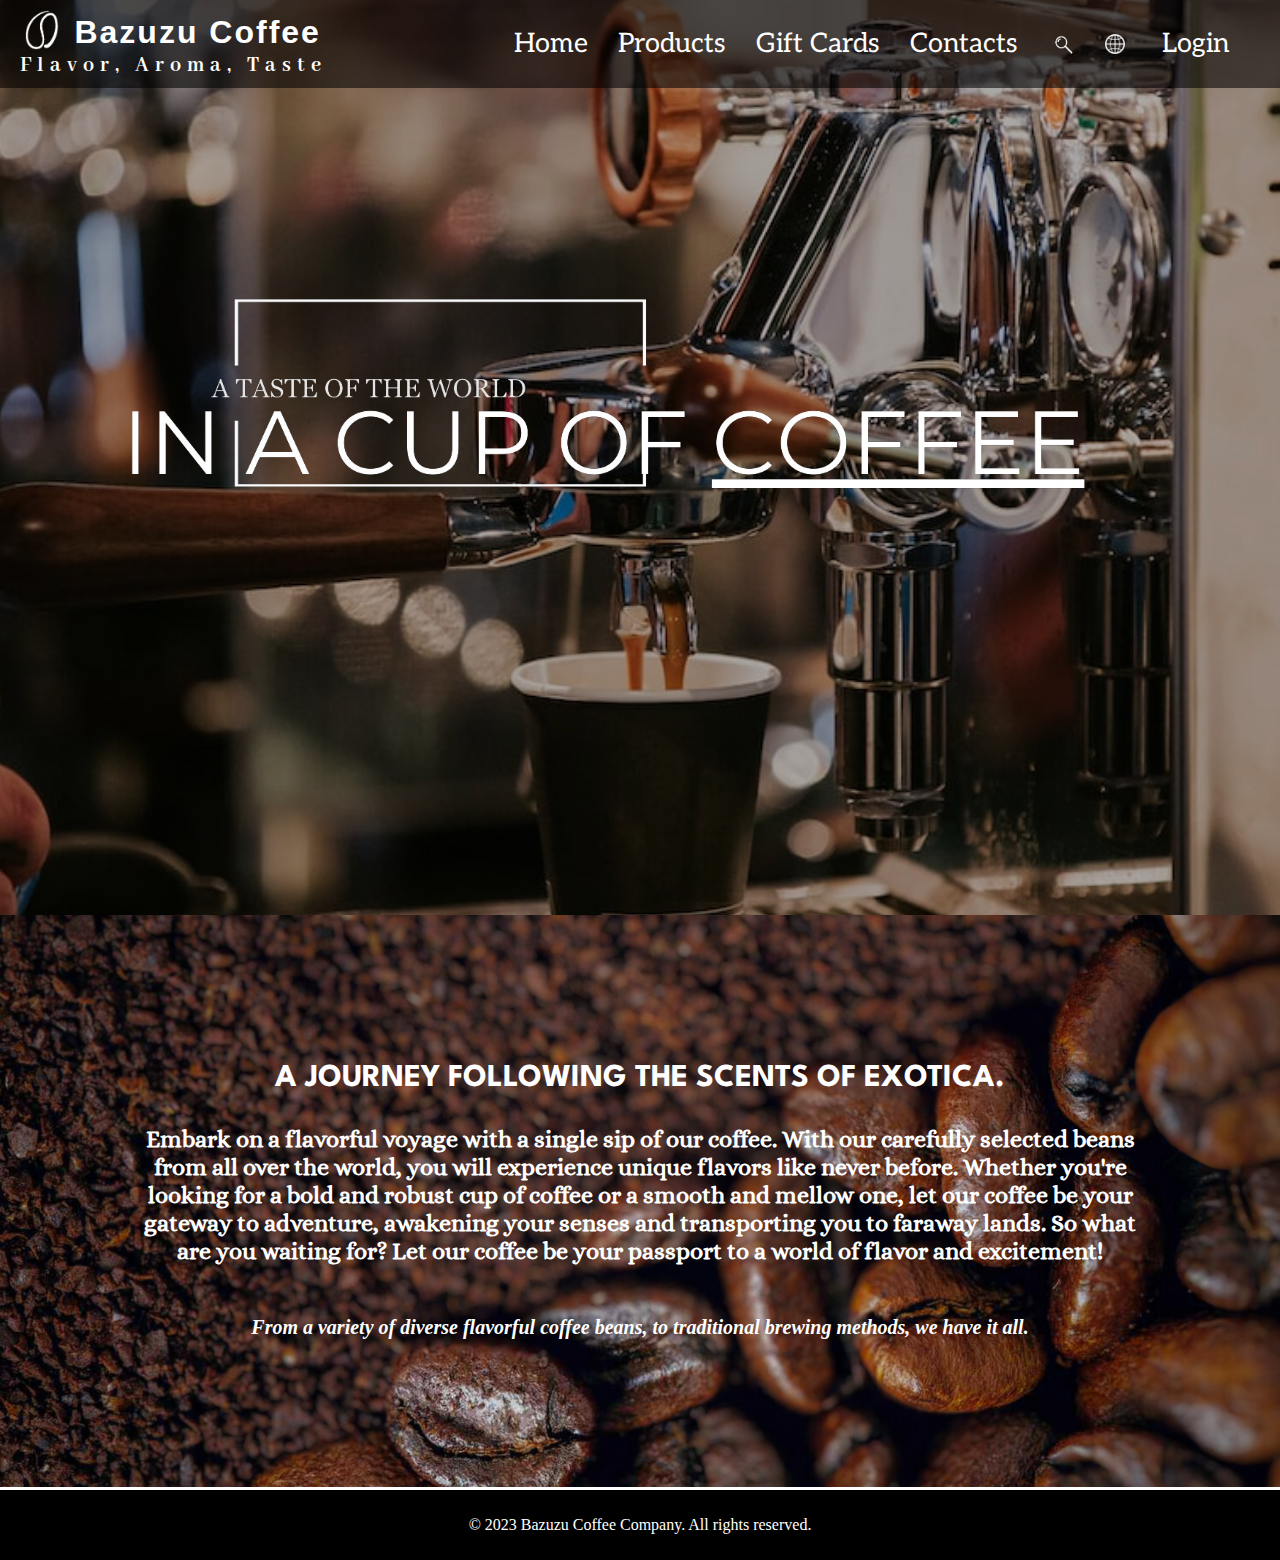
<file: index.html>
﻿<!DOCTYPE html> 
<html> 
<head>
	<meta name="viewport" content="width=device-width, initial-scale=1.0" charset="UTF-8">
	<title>Bazuzu Coffee</title>
	<link rel="shortcut icon" href="Logo.png">
	<link href="https://fonts.googleapis.com/css2?family=Abhaya+Libre:wght@400&display=swap" rel="stylesheet">
	<link href="https://fonts.cdnfonts.com/css/gagalin" rel="stylesheet">
	<link href="https://fonts.googleapis.com/css?family=Aleo" rel="stylesheet">
	<link href="https://fonts.googleapis.com/css?family=League+Spartan" rel="stylesheet">
	<link href="https://fonts.googleapis.com/css?family=Alice" rel="stylesheet">
	<link rel="stylesheet" href="navbar.css">
	<link rel="stylesheet" href="home.css">
	<link rel="stylesheet" href="footer.css">

	<script src="navbar.js" defer></script>
	<script type="text/javascript" src="https://translate.google.com/translate_a/element.js?cb=googleTranslateElementInit"></script>
</head>

<body>
	<!-- Navigation Bar Start -->
	<header class="navbar">
		<div class="navbar-logo">
			<div>
				<img src="Logo.png" alt="Bazuzu Coffee Logo">
				<span id="brand-title">Bazuzu Coffee</span>
				<div class="navbar-slogan">
					Flavor, Aroma, Taste
				</div>
			</div>
		</div>

		<div class="navbar-right">
			<ul class="navbar-tabs">
				<li class="navbar-tab">
					<a href="/WEB/index.html" class="navbarbuttons">Home</a>
				</li>
				<li class="navbar-tab">
					<a href="/WEB/Products/products.html" class="navbarbuttons">Products</a>
				</li>
				<li class="navbar-tab">
					<a href="/WEB/Giftcards/giftcards.html" class="navbarbuttons">Gift Cards</a>
				</li>
				<li class="navbar-tab">
					<a href="/WEB/Contacts/ContactUsPage.html" class="navbarbuttons">Contacts</a>
				</li>
			</ul>

			<div class="search-icon"><img src="navicon.png"></div>
			<div class="language-icon"><img src="languageicon.png"></div>
			<div><a href="/WEB/Login.html" class="login navbar-tab navbarbuttons">Login</a></div>
			<div class="menubutton">
				<img id="menubuttonimg" src="bars-solid.png">
			</div>
		</div>
	</header>

	<div id="google_translate_element"></div>

	<div class="dropdown-menu">
		<li class="navbar-tab">
			<a href="/WEB/index.html" class="navbarbuttons">Home</a>
		</li>
		<li class="navbar-tab">
			<a href="/WEB/Products/products.html" class="navbarbuttons">Products</a>
		</li>
		<li class="navbar-tab">
			<a href="/WEB/Giftcards/giftcards.html" class="navbarbuttons">Gift Cards</a>
		</li>
		<li class="navbar-tab">
			<a href="/WEB/Contacts/ContactUsPage.html" class="navbarbuttons">Contacts</a>
		</li>
		<li class="navbar-tab listlogin">
			<a href="/WEB/Login.html" class="navbarbuttons">Login</a>
		</li>
	</div>

	<div class="search-bar">
		<input type="text" id="searchBar">
		<button onclick="search()" id="search-button">🔎</button>
		<div id="searchResults"></div>
	</div>

	<!-- Navigation Bar End -->

	<div id="tagline">
		<img src="TaglineArt.png" alt="A Taste of the world in a cup of coffee" style="position: relative; top: 300px; left: 10%; width: 75%">
	</div>

	<div id="about">
		<div id="abouttext">
			<h1> A JOURNEY FOLLOWING THE SCENTS OF EXOTICA.</h1>

			<h2>
				Embark on a flavorful voyage with a single sip of our coffee. With our carefully selected beans from all over the world, you will experience unique flavors like never before. Whether you're looking for a bold
				and robust cup of coffee or a smooth and mellow one, let our coffee be your gateway to adventure, awakening your senses and transporting you to faraway lands.
				So what are you waiting for? Let our coffee be your passport to a world of flavor and excitement!
			</h2>

			<p>
				From a variety of diverse flavorful coffee beans, to traditional brewing methods, we have it all.
			</p>
		</div>
	</div>

	<div class="footer">
		<p>&copy; 2023 Bazuzu Coffee Company. All rights reserved.</p>
	</div>
</body> 
</html>
</file>
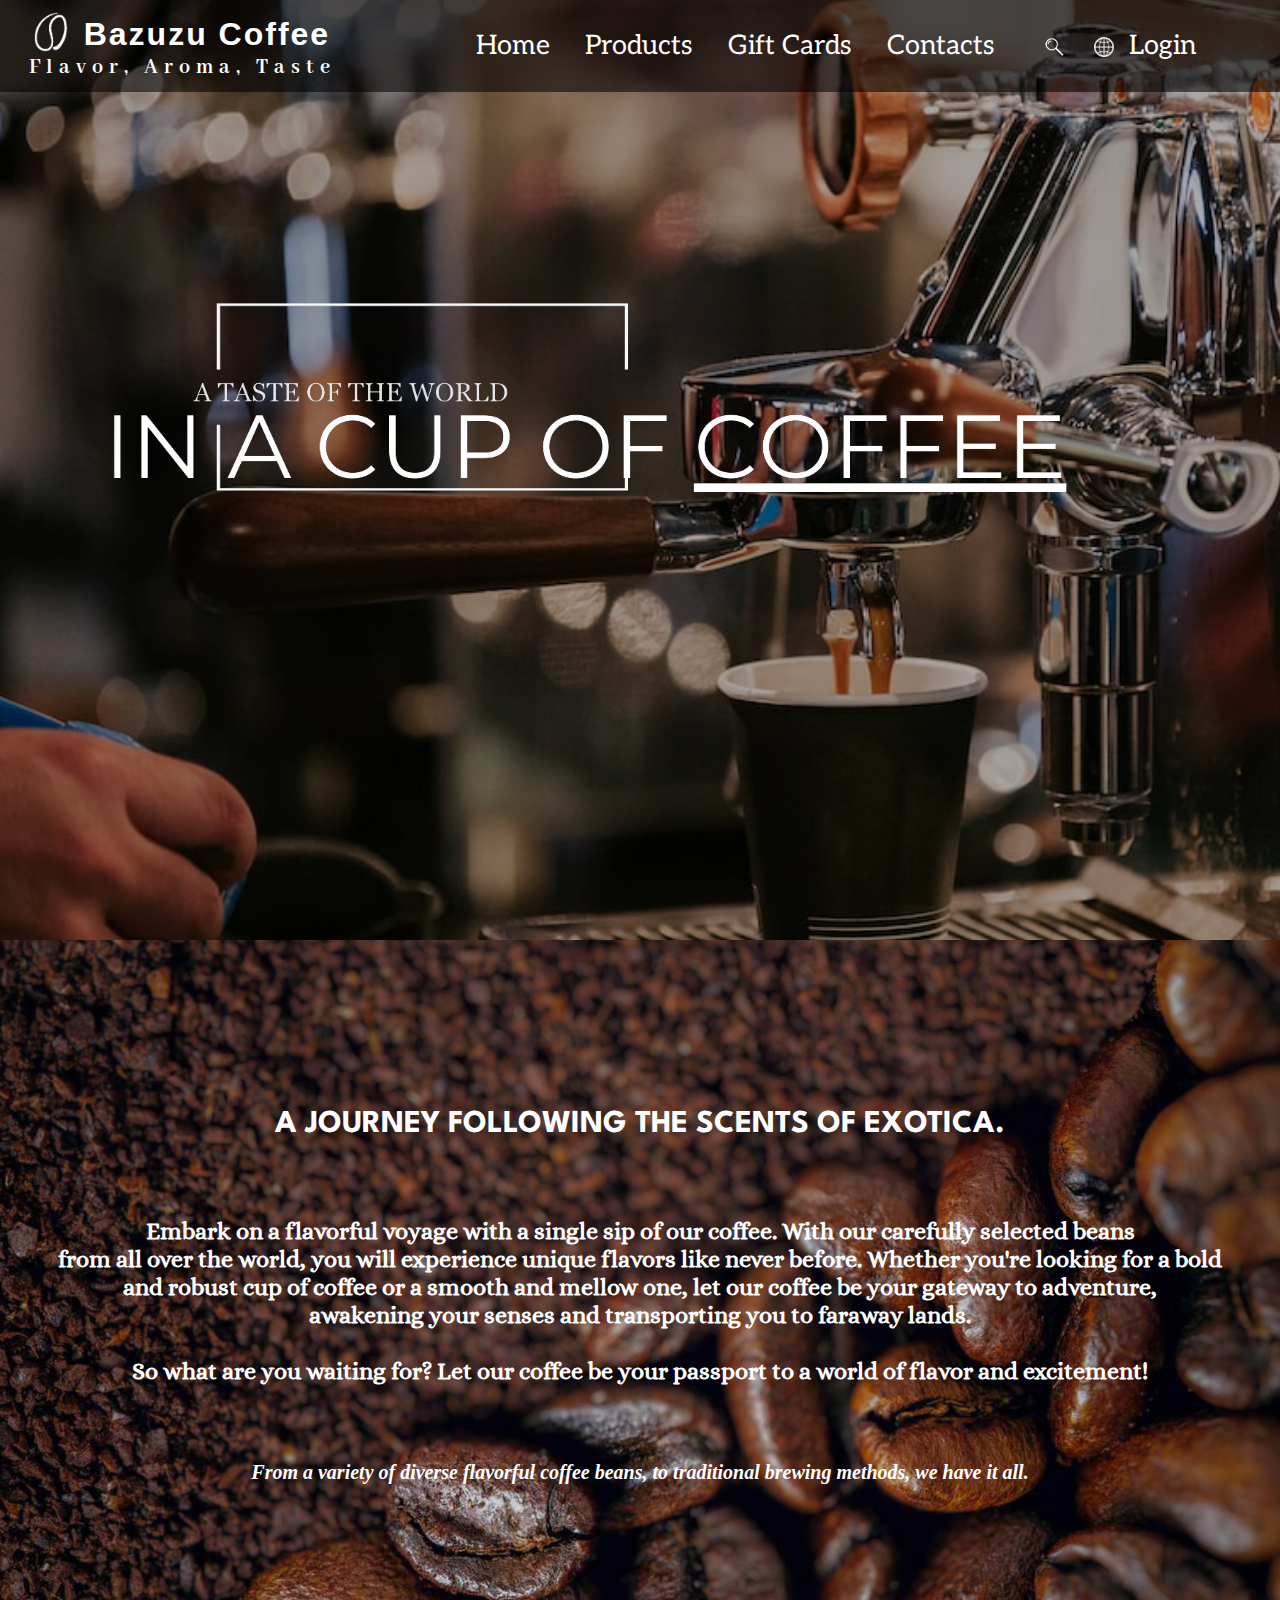
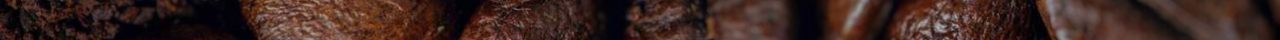
<file: Homepage/index.html>
<!DOCTYPE html> 
<html> 
	<head> 
		<title>Bazuzu Coffee</title> 
		<link rel="shortcut icon" href="Logo.png">
		<link href="https://fonts.googleapis.com/css2?family=Abhaya+Libre:wght@400&display=swap" rel="stylesheet">
		<link href="https://fonts.cdnfonts.com/css/gagalin" rel="stylesheet">
		<link href="https://fonts.googleapis.com/css?family=Aleo" rel="stylesheet">
		<link href="https://fonts.googleapis.com/css?family=League+Spartan" rel="stylesheet">
		<link href="https://fonts.googleapis.com/css?family=Alice" rel="stylesheet">
		<meta name="viewport" content="width=device-width, initial-scale=1.0">
		<style> 
		/* CSS for the navigation bar */ 
		.navbar { position: relative; top: 0; left: 0; width: 100%; padding: 12px 0px 12px; background-color: #0000008F; color: #FFFFFF; display: flex; align-items: center; white-space: nowrap; justify-content: center; overflow-x: hidden} 
		.navbar-logo { clear: left; display: flex; align-items: center; font-size: 32px; font-family: "Roboto", sans-serif; font-weight: bold;}
		.navbar-logo img { padding-left: 25px; margin-right: 7px; max-height: 40px; top: 10px } 
		.navbar-slogan { padding-left: 20px; font-size: 22px; font-family: 'Abhaya Libre', sans-serif; letter-spacing: 6px; margin-top: -5px} 
		.navbar-tabs { list-style-type: none; display: flex; align-items: center; margin-left: 100px} 
		.navbar-tab { margin-right: 35px; font-size: 27px; font-family: 'Aleo', sans-serif;} 
		.navbarbuttons { color: white; text-decoration: none}
 		.navbarbuttons:hover { color: #FFFFFF55}
		.navbarbuttons:active { color: #4A2C2A}
		
		.search-icon, .language-icon { margin-left: 10px; margin-right: 15px; cursor: pointer; } 
		.navbar-right { display: flex; justify-content: space-between; align-items: center; margin-right: 40px;} 

		body { max-height: 500px; margin: 0px}

		#tagline { position: relative; top: -93px; height: 950px; z-index: -1; width: 100%; background-image: url("editedbg.png"); background-repeat: no-repeat; background-size: cover;}

		#about { width:100%; height: 700px; background-image: url("Homepagebg2.png"); background-size: cover; background-repeat: no-repeat; position: relative; top: -123px}
		#about h1 { font-family: 'League Spartan', sans-serif; font-weight: bold; color: white}
		#about h2 { font-family: 'Alice', cursive; color: white}	
		</style
	</head> 

	<body> 
		<!-- Navigation bar --> 
		<div class="navbar"> 
			<div class="navbar-logo"> 
				<div>
					<img src="Logo.png" alt="Bazuzu Coffee Logo">
					<span style="top: -7px; position: relative; font-family: 'Gagalin', sans-serif; letter-spacing: 2px">Bazuzu Coffee</span>

					<div class="navbar-slogan">
						Flavor, Aroma, Taste
					</div> 
				</div> 
			</div> 
		
		<div class="navbar-right"> 
		<ul class="navbar-tabs"> 
		<li class="navbar-tab">
		<a href="#" class="navbarbuttons">Home</a>
		</li> 
		
		<li class="navbar-tab">
		<a href="#" class="navbarbuttons">Products</a>
		</li> 
		
		<li class="navbar-tab">
		<a href="#" class="navbarbuttons">Gift Cards</a>
		</li> 
		
		<li class="navbar-tab">
		<a href="#" class="navbarbuttons">Contacts</a>
		</li> 
		</ul> 
		
		<div class="search-icon"><img src="navicon.png" style="max-height: 20px; padding-top: 6px"></div> 
		<div class="language-icon"><img src="languageicon.png" style="max-height: 20px; padding-top: 6px"></div>
		<div><a href="" class="navbarbuttons navbar-tab">Login</a></div>
		</div> 
		</div> 

		<div id="tagline">
  			<img src="TaglineArt.png" alt="A Taste of the world in a cup of coffee" style="position: relative; top: 300px; left: 110px; width: 75%;">
		</div>

		<div id="about">
			<div style="text-align: center; position: relative; top: 170px">
				<h1> A JOURNEY FOLLOWING THE SCENTS OF EXOTICA.</h1>
				<br>
				<br>
				<h2> Embark on a flavorful voyage with a single sip of our coffee. With our carefully selected beans <br> from all over the world, you will experience unique flavors like never before. Whether you're looking for a bold 
				<br>and robust cup of coffee or a smooth and mellow one, let our coffee be your gateway to adventure,<br> awakening your senses and transporting you to faraway lands. <br> <br>
				So what are you waiting for? Let our coffee be your passport to a world of flavor and excitement!
				</h2>
				<br>
				<br>
				<p style="font-family: Times New Roman; font-weight: bold; font-style: italic; color: white; font-size: 20px">
				From a variety of diverse flavorful coffee beans, to traditional brewing methods, we have it all.
				</p>
			</div>
		</div>
	</body> 
</html>
</file>
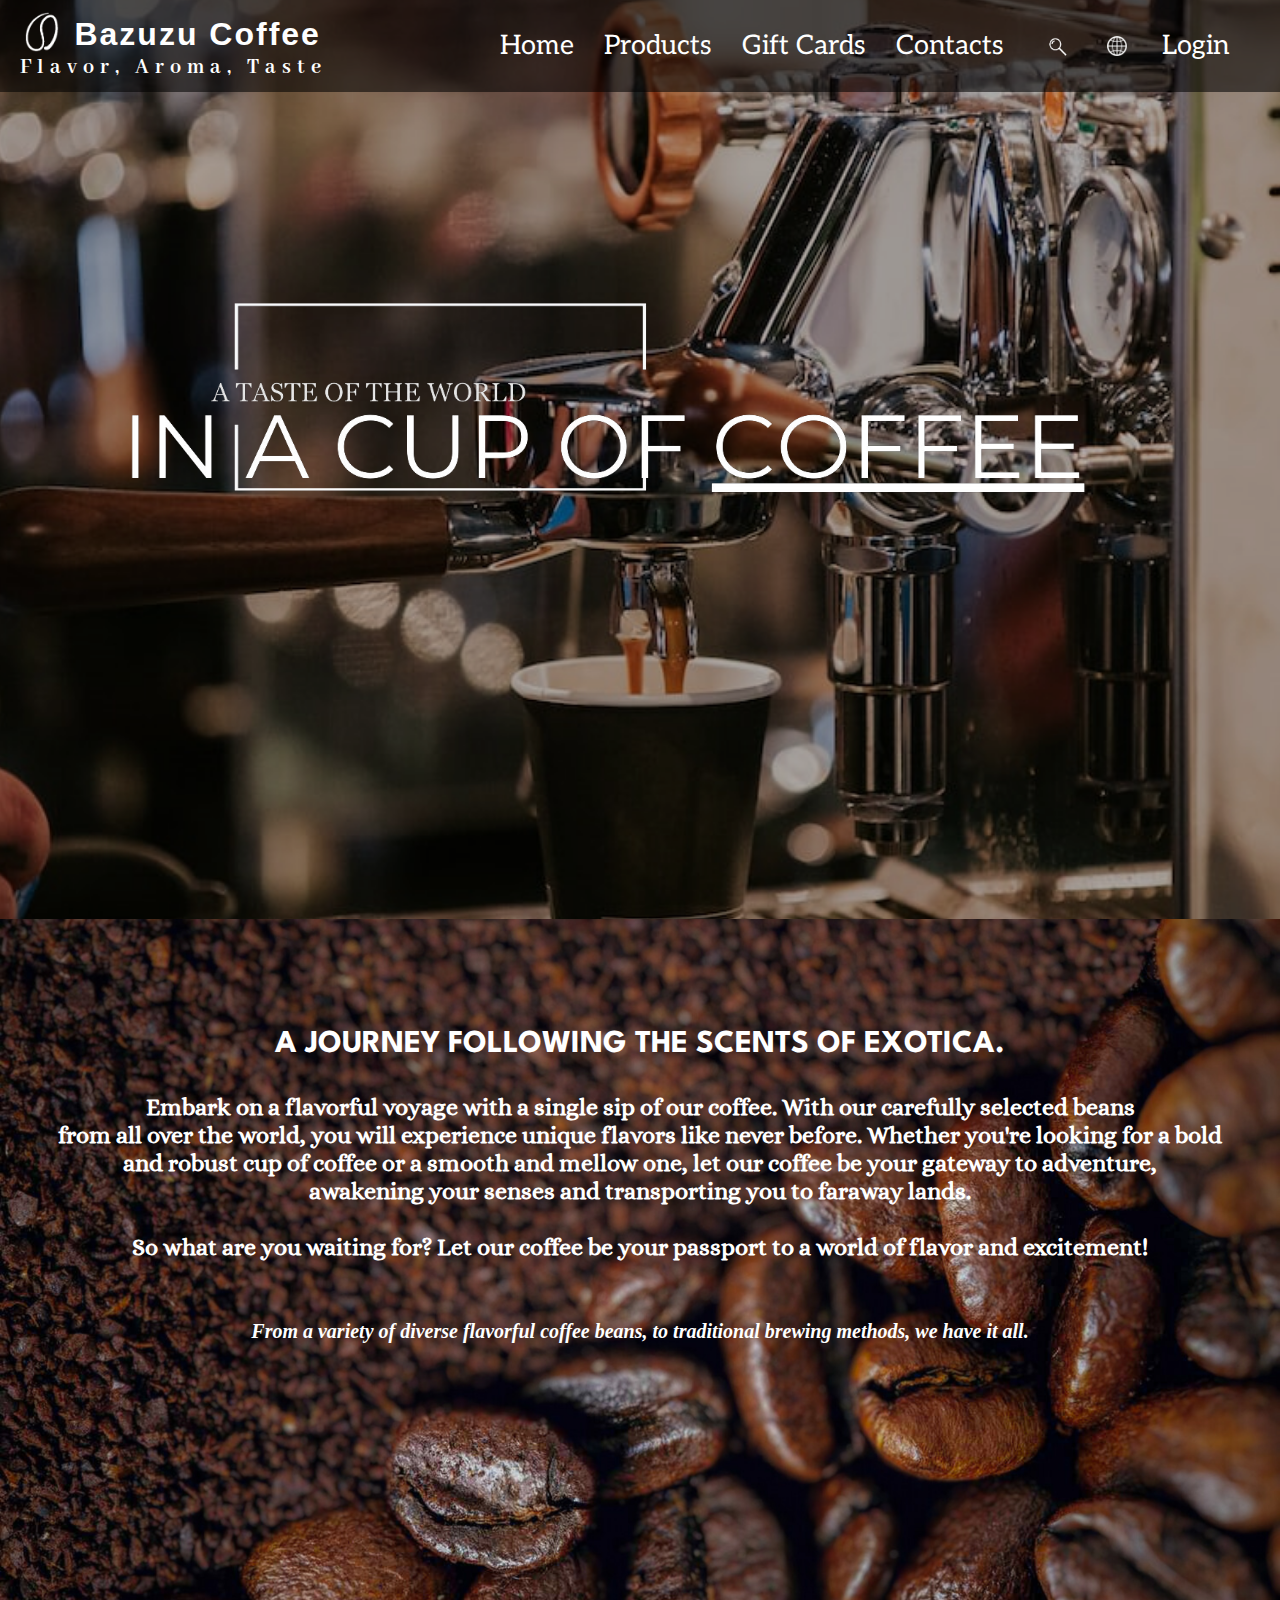
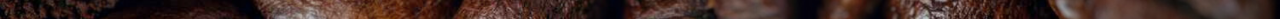
<file: untitled folder/index.html>
<!DOCTYPE html> 
<html> 
	<head> 
		<title>Bazuzu Coffee</title> 
		<link rel="shortcut icon" href="Logo.png">
		<link href="https://fonts.googleapis.com/css2?family=Abhaya+Libre:wght@400&display=swap" rel="stylesheet">
		<link href="https://fonts.cdnfonts.com/css/gagalin" rel="stylesheet">
		<link href="https://fonts.googleapis.com/css?family=Aleo" rel="stylesheet">
		<link href="https://fonts.googleapis.com/css?family=League+Spartan" rel="stylesheet">
		<link href="https://fonts.googleapis.com/css?family=Alice" rel="stylesheet">
		<meta name="viewport" content="width=device-width, initial-scale=1.0">

		<style> 
		/* CSS for the navigation bar */ 
		.navbar { position: relative; top: 0; left: 0; width: 100%; padding: 12px 0px 12px; background-color: #0000008F; color: #FFFFFF; display: flex; align-items: center; white-space: nowrap; justify-content: space-between; overflow-x: hidden} 
		.navbar-logo { clear: left; display: flex; align-items: center; font-size: 32px; font-family: "Roboto", sans-serif; font-weight: bold;}
		.navbar-logo img { padding-left: 25px; margin-right: 7px; max-height: 40px; top: 10px } 
		.navbar-slogan { padding-left: 20px; font-size: 22px; font-family: 'Abhaya Libre', sans-serif; letter-spacing: 6px; margin-top: -5px} 
		.navbar-tabs { display: flex; align-items: center} 
		li { list-style-type: none}
		.navbar-tab { font-size: 27px; font-family: 'Aleo', sans-serif; margin-right: 30px} 
		.navbarbuttons { color: white; text-decoration: none}
 		.navbarbuttons:hover { color: #FFFFFF55}
		.navbarbuttons:active { color: #4A2C2A}

		.search-icon, .language-icon, .login { margin-left: 10px; margin-right: 25px; cursor: pointer } 
		.navbar-right { display: flex; align-items: center; margin-right: 2%}

		.menubutton { display: none; cursor: pointer; scale: 1.3; margin: 0 25px}
		
		.dropdown-menu {position: absolute; right: 2%; top: 100px; width: 200px; border-radius: 20px; backdrop-filter: blur(6px); background: #0000002F; display: none; height: 0px; overflow: hidden; transition: height .2s cubic-bezier(0.175, 0.885, 0.32, 1.275)}
		.dropdown-menu li { padding: 15px 0px 0px 0px; align-items: center; justify-content: center; display: flex}			
		.dropdown-menu.open { height: 250px}
		
  		@media (max-width: 1065px) { .navbar-tabs, .login, .search-icon, .language-icon {display: none} .menubutton {display: block} 
		.dropdown-menu {display: block} .navbar-tab {margin: 0px}}
		
		
		
		body { max-height: 500px; margin: 0px}

		#tagline { position: relative; top: -93px; height: 950px; z-index: -1; width: 100%; background-image: url("editedbg.png"); background-repeat: no-repeat; background-size: cover; background-position: center center}

		#about { width:100%; height: 700px; background-image: url("Homepagebg2.png"); background-size: cover; background-repeat: no-repeat; background-clip: padding-box; position: relative; top: -123px; background-position: center center}
		#about h1 { font-family: 'League Spartan', sans-serif; font-weight: bold; color: white}
		#about h2 { padding-top: 1%; font-family: 'Alice', cursive; color: white}	
		#abouttext { max-height: 700px; text-align: center; position: relative; padding-top: 7%; overflow: hidden; box-sizing: border-box}
		</style
	</head> 

	<body> 
		<!-- Navigation bar --> 
		<div class="navbar"> 
			<div class="navbar-logo"> 
				<div>
					<img src="Logo.png" alt="Bazuzu Coffee Logo">
					<span style="top: -7px; position: relative; font-family: 'Gagalin', sans-serif; letter-spacing: 2px">Bazuzu Coffee</span>

					<div class="navbar-slogan">
						Flavor, Aroma, Taste
					</div> 
				</div> 
			</div> 
		
		<div class="navbar-right"> 
		<ul class="navbar-tabs"> 
		<li class="navbar-tab">
		<a href="/WEB/index.html" class="navbarbuttons">Home</a>
		</li> 
		
		<li class="navbar-tab">
		<a href="/WEB/Products/products.html" class="navbarbuttons">Products</a>
		</li> 
		
		<li class="navbar-tab">
		<a href="/WEB/Giftcards/giftcards.html" class="navbarbuttons">Gift Cards</a>
		</li> 
		
		<li class="navbar-tab">
		<a href="/WEB/Contacts/ContactUsPage.html" class="navbarbuttons">Contacts</a>
		</li> 
		</ul> 
		
		<div class="search-icon"><img src="navicon.png" style="max-height: 20px; padding-top: 6px"></div> 
		<div class="language-icon"><img src="languageicon.png" style="max-height: 20px; padding-top: 3px"></div>

		<div><a href="/WEB/Login.html" class="login navbar-tab navbarbuttons">Login</a></div>
		
		<div class="menubutton">
			<img src="bars-solid.png" style="width: 20px; padding-top: 5px" id="menubuttonimg">
		</div>
		</div> 
		</div>

		<div class="dropdown-menu">
		<li class="navbar-tab">
		<a href="/WEB/index.html" class="navbarbuttons">Home</a>
		</li> 
		
		<li class="navbar-tab">
		<a href="/WEB/Products/products.html" class="navbarbuttons">Products</a>
		</li> 
		
		<li class="navbar-tab">
		<a href="/WEB/Giftcards/giftcards.html" class="navbarbuttons">Gift Cards</a>
		</li> 
		
		<li class="navbar-tab">
		<a href="/WEB/Contacts/ContactUsPage.html" class="navbarbuttons">Contacts</a>
		</li> 

		<li class="navbar-tab" style="background: linear-gradient(to right, #8D7B68, #C8B6A6); outline: none; border-radius: 30px; border: 0; padding: 0px; margin-top: 15px; margin-left: 24px; width: 75%">
		<a href="/WEB/Login.html" class="navbarbuttons">Login</a>
		</div>

		<div id="tagline">
  			<img src="TaglineArt.png" alt="A Taste of the world in a cup of coffee" style="position: relative; top: 300px; left: 10%; width: 75%">
		</div>

		<div id="about">
			<div id="abouttext">
				<h1> A JOURNEY FOLLOWING THE SCENTS OF EXOTICA.</h1>

				<h2> Embark on a flavorful voyage with a single sip of our coffee. With our carefully selected beans <br> from all over the world, you will experience unique flavors like never before. Whether you're looking for a bold 
				<br>and robust cup of coffee or a smooth and mellow one, let our coffee be your gateway to adventure,<br> awakening your senses and transporting you to faraway lands. <br> <br>
				So what are you waiting for? Let our coffee be your passport to a world of flavor and excitement!
				</h2>

				<p style="font-family: Times New Roman; font-weight: bold; font-style: italic; color: white; font-size: 20px; padding-top: 3%">
				From a variety of diverse flavorful coffee beans, to traditional brewing methods, we have it all.
				</p>
			</div>
		</div>

		<script>
			const toggleBtn = document.querySelector('.menubutton')
			const toggleBtnIcon = document.querySelector('#menubuttonimg')
			const dropDownMenu = document.querySelector('.dropdown-menu')

			toggleBtn.onclick = function () {
			dropDownMenu.classList.toggle('open')
			const isOpen = dropDownMenu.classList.contains('open')	
			const imgSrc = isOpen ? 'xmark.png' : 'bars-solid.png';
  			toggleBtnIcon.src = imgSrc;
			}
		</script>
	</body> 
</html>
</file>
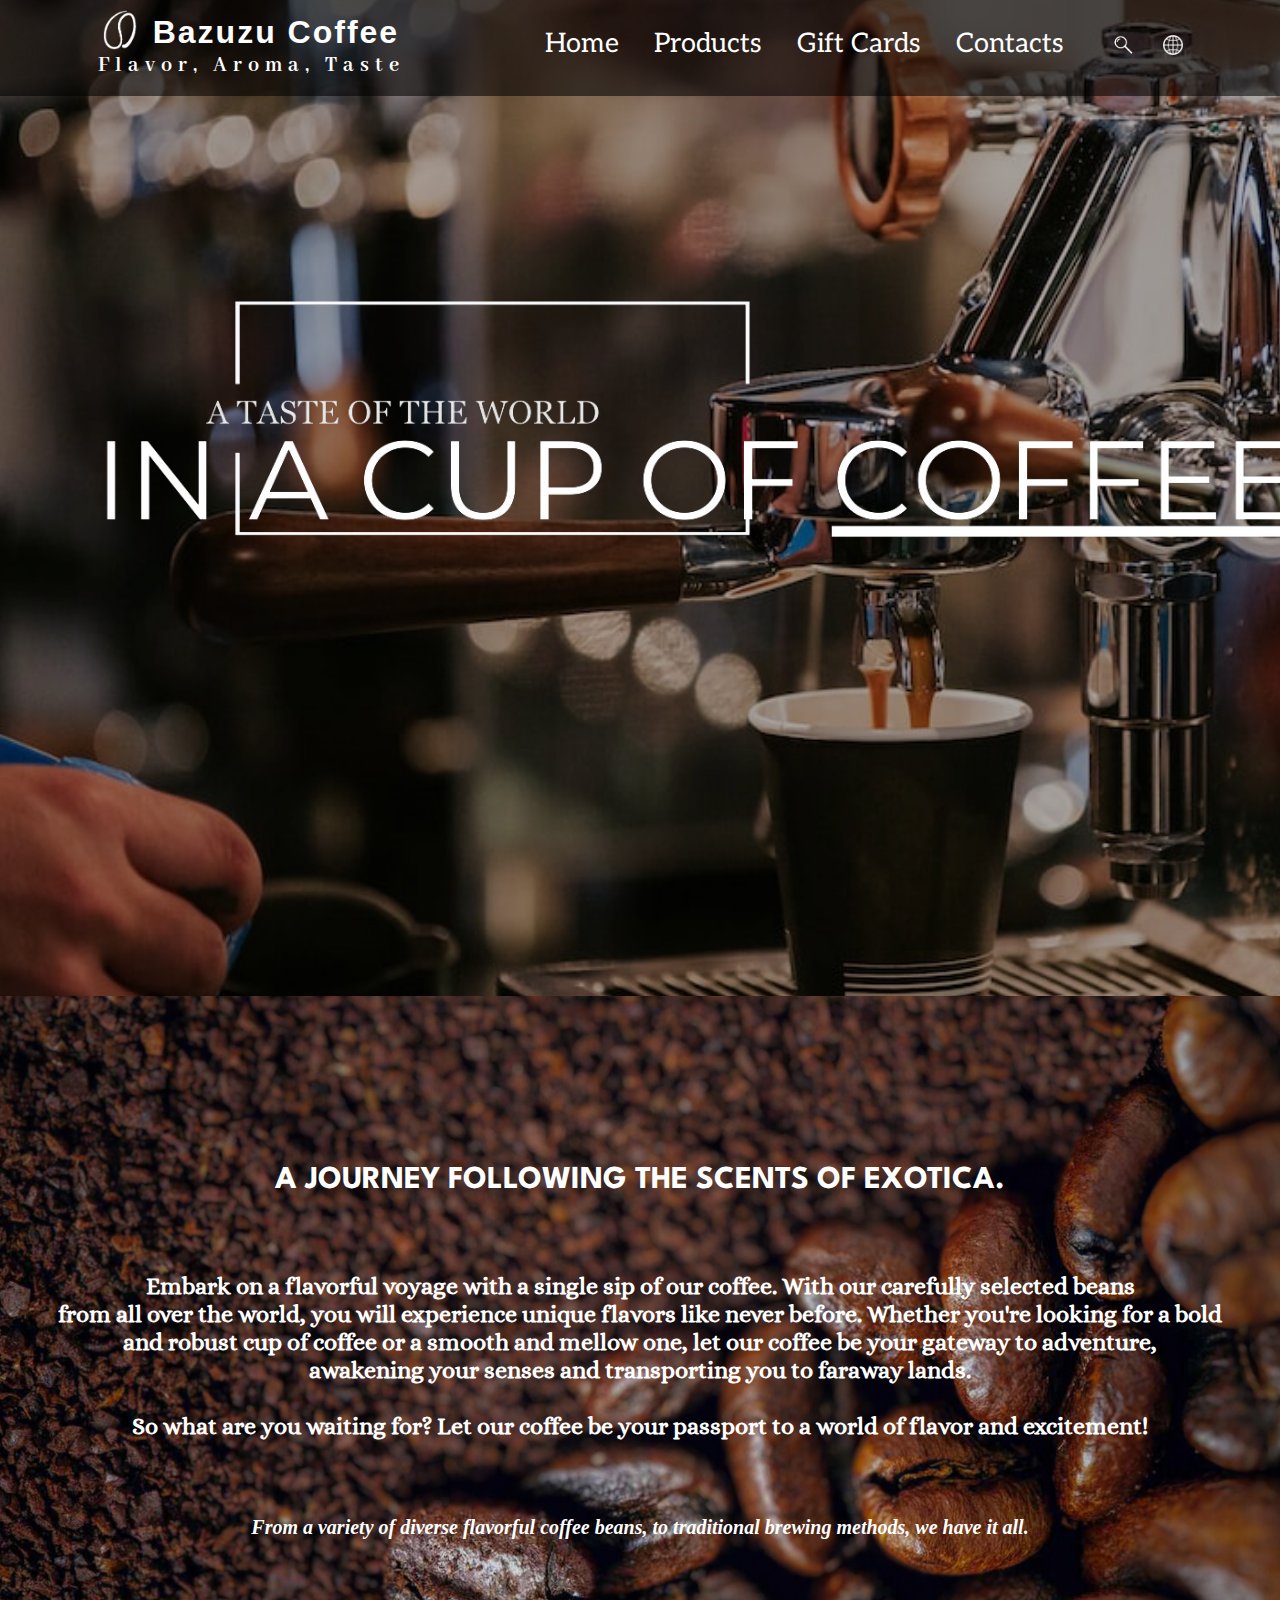
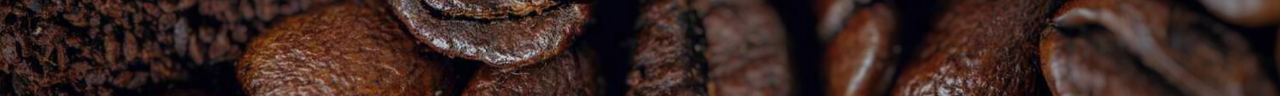
<file: Homepage.html>
<!DOCTYPE html> 
<html> 
	<head> 
		<title>Bazuzu Coffee</title> 
		<link rel="shortcut icon" href="logo.png">
		<link href="https://fonts.googleapis.com/css2?family=Abhaya+Libre:wght@400&display=swap" rel="stylesheet">
		<link href="https://fonts.cdnfonts.com/css/gagalin" rel="stylesheet">
		<link href="https://fonts.googleapis.com/css?family=Aleo" rel="stylesheet">
		<link href="https://fonts.googleapis.com/css?family=League+Spartan" rel="stylesheet">
		<link href="https://fonts.googleapis.com/css?family=Alice" rel="stylesheet">

		<style> 
		/* CSS for the navigation bar */ 
		.navbar { position: relative; top: 0; left: 0; width: 100%; padding: 18px; background-color: #0000008F; color: #FFFFFF; display: flex; align-items: center; white-space: nowrap; justify-content: center} 
		.navbar-logo { clear: left; display: flex; align-items: center; font-size: 32px; font-family: "Roboto", sans-serif; font-weight: bold;}
		.navbar-logo img { padding-left: 25px; margin-right: 7px; max-height: 40px; top: 10px } 
		.navbar-slogan { padding-left: 20px; font-size: 22px; font-family: 'Abhaya Libre', sans-serif; letter-spacing: 6px; margin-top: -5px} 
		.navbar-tabs { list-style-type: none; display: flex; align-items: center; margin-left: 100px} 
		.navbar-tab { margin-right: 35px; font-size: 27px; font-family: 'Aleo', sans-serif;} 
		.navbarbuttons { color: white; text-decoration: none}
 		.navbarbuttons:hover { color: #FFFFFF55}
		.navbarbuttons:active { color: #4A2C2A}
		
		.search-icon, .language-icon { margin-left: 10px; margin-right: 15px; cursor: pointer; } 
		.navbar-right { display: flex; justify-content: space-between; align-items: center; margin-right: 40px;} 

		body { margin:-8px; overflow-x: hidden; max-height: 500px}

		#tagline { position: relative; top: -100px; height: 100%; z-index: -1; width: 102%; background-image: url("editedbg.png"); background-repeat: no-repeat; background-size: cover;}

		#about { width:100%; height: 700px; background-image: url("Homepagebg2.png"); background-size: cover; background-repeat: no-repeat; position: relative; top: -123px}
		#about h1 { font-family: 'League Spartan', sans-serif; font-weight: bold; color: white}
		#about h2 { font-family: 'Alice', cursive; color: white}	
		</style
	</head> 

	<body> 
		<!-- Navigation bar --> 
		<div class="navbar"> 
			<div class="navbar-logo"> 
				<div>
					<img src="Logo.png" alt="Bazuzu Coffee Logo">
					<span style="top: -7px; position: relative; font-family: 'Gagalin', sans-serif; letter-spacing: 2px">Bazuzu Coffee</span>

					<div class="navbar-slogan">
						Flavor, Aroma, Taste
					</div> 
				</div> 
			</div> 
		
		<div class="navbar-right"> 
		<ul class="navbar-tabs"> 
		<li class="navbar-tab">
		<a href="Homepage.html" class="navbarbuttons">Home</a>
		</li> 
		
		<li class="navbar-tab">
		<a href="#" class="navbarbuttons">Products</a>
		</li> 
		
		<li class="navbar-tab">
		<a href="#" class="navbarbuttons">Gift Cards</a>
		</li> 
		
		<li class="navbar-tab">
		<a href="#" class="navbarbuttons">Contacts</a>
		</li> 
		</ul> 
		
		<div class="search-icon"><img src="navicon.png" style="max-height: 20px; padding-top: 6px"></div> 
		<div class="language-icon"><img src="languageicon.png" style="max-height: 20px; padding-top: 6px"></div> 
		</div> 
		</div> 

		<div id="tagline">
  			<img src="TaglineArt.png" alt="A Taste of the world in a cup of coffee" style="position: relative; top: 300px; left: 110px; max-width: 1200px; padding-bottom: 750px">
		</div>

		<div id="about">
			<div style="text-align: center; position: relative; top: 170px">
				<h1> A JOURNEY FOLLOWING THE SCENTS OF EXOTICA.</h1>
				<br>
				<br>
				<h2> Embark on a flavorful voyage with a single sip of our coffee. With our carefully selected beans <br> from all over the world, you will experience unique flavors like never before. Whether you're looking for a bold 
				<br>and robust cup of coffee or a smooth and mellow one, let our coffee be your gateway to adventure,<br> awakening your senses and transporting you to faraway lands. <br> <br>
				So what are you waiting for? Let our coffee be your passport to a world of flavor and excitement!
				</h2>
				<br>
				<br>
				<p style="font-family: Times New Roman; font-weight: bold; font-style: italic; color: white; font-size: 20px">
				From a variety of diverse flavorful coffee beans, to traditional brewing methods, we have it all.
				</p>
			</div>
		</div>
	</body> 
</html>
</file>
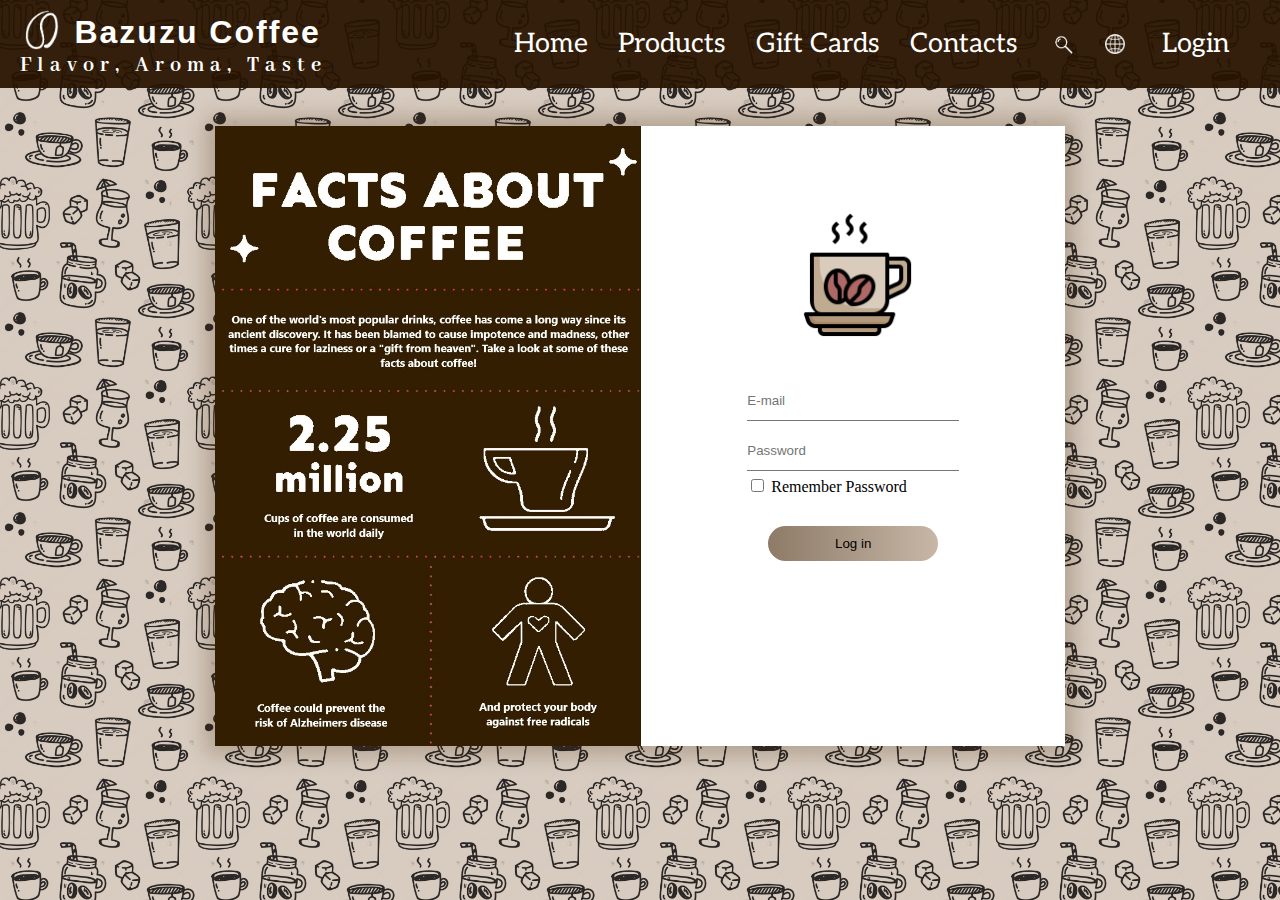
<file: Login.html>
<!DOCTYPE html> 
<html> 
	<head> 
		<title>Bazuzu Coffee</title> 
		<link rel="shortcut icon" href="logo.png">
		<link href="https://fonts.googleapis.com/css2?family=Abhaya+Libre:wght@400&display=swap" rel="stylesheet">
		<link href="https://fonts.cdnfonts.com/css/gagalin" rel="stylesheet">
		<link href="https://fonts.googleapis.com/css?family=Aleo" rel="stylesheet">
		<meta name="viewport" content="width=device-width, initial-scale=1.0">
		<link rel="stylesheet" href="navbar.css">
		<link rel="stylesheet" href="login.css">
		<script src="navbar.js" defer></script>
		<script type="text/javascript" src="https://translate.google.com/translate_a/element.js?cb=googleTranslateElementInit"></script>
	</head> 

	<body>
	<!-- Navigation Bar Start -->
	<header class="navbar">
		<div class="navbar-logo">
			<div>
				<img src="Logo.png" alt="Bazuzu Coffee Logo">
				<span id="brand-title">Bazuzu Coffee</span>
				<div class="navbar-slogan">
					Flavor, Aroma, Taste
				</div>
			</div>
		</div>

		<div class="navbar-right">
			<ul class="navbar-tabs">
				<li class="navbar-tab">
					<a href="/WEB/index.html" class="navbarbuttons">Home</a>
				</li>
				<li class="navbar-tab">
					<a href="/WEB/Products/products.html" class="navbarbuttons">Products</a>
				</li>
				<li class="navbar-tab">
					<a href="/WEB/Giftcards/giftcards.html" class="navbarbuttons">Gift Cards</a>
				</li>
				<li class="navbar-tab">
					<a href="/WEB/Contacts/ContactUsPage.html" class="navbarbuttons">Contacts</a>
				</li>
			</ul>

			<div class="search-icon"><img src="navicon.png"></div>
			<div class="language-icon"><img src="languageicon.png"></div>
			<div><a href="/WEB/Login.html" class="login navbar-tab navbarbuttons">Login</a></div>
			<div class="menubutton">
				<img id="menubuttonimg" src="bars-solid.png">
			</div>
		</div>
	</header>

	<div id="google_translate_element"></div>

	<div class="dropdown-menu">
		<li class="navbar-tab">
			<a href="/WEB/index.html" class="navbarbuttons">Home</a>
		</li>
		<li class="navbar-tab">
			<a href="/WEB/Products/products.html" class="navbarbuttons">Products</a>
		</li>
		<li class="navbar-tab">
			<a href="/WEB/Giftcards/giftcards.html" class="navbarbuttons">Gift Cards</a>
		</li>
		<li class="navbar-tab">
			<a href="/WEB/Contacts/ContactUsPage.html" class="navbarbuttons">Contacts</a>
		</li>
		<li class="navbar-tab listlogin">
			<a href="/WEB/Login.html" class="navbarbuttons">Login</a>
		</li>
	</div>

	<div class="search-bar">
		<input type="text" id="searchBar">
		<button onclick="search()" id="search-button">🔎</button>
		<div id="searchResults"></div>
	</div>

	<!-- Navigation Bar End -->


		<div class="form-box">
			<div id="loginbanner"></div>
			<div>
				<img src="loginsymbol.png" style="width: 30%; padding-left: 36%; padding-top: 20%; padding-bottom: 8%">
				<form class="loginform">
					<input type="text" class="input-field" placeholder="E-mail" required>
					<input type="text" class="input-field" placeholder="Password" required>
					<input type="checkbox" class=check-box"><span> Remember Password</span>
					<button type="submit" formaction="/WEB/index.html" class="login-button">Log in</button>
				</form>
			</div>
		</div>

		</div>

	</body> 
</html>
</file>
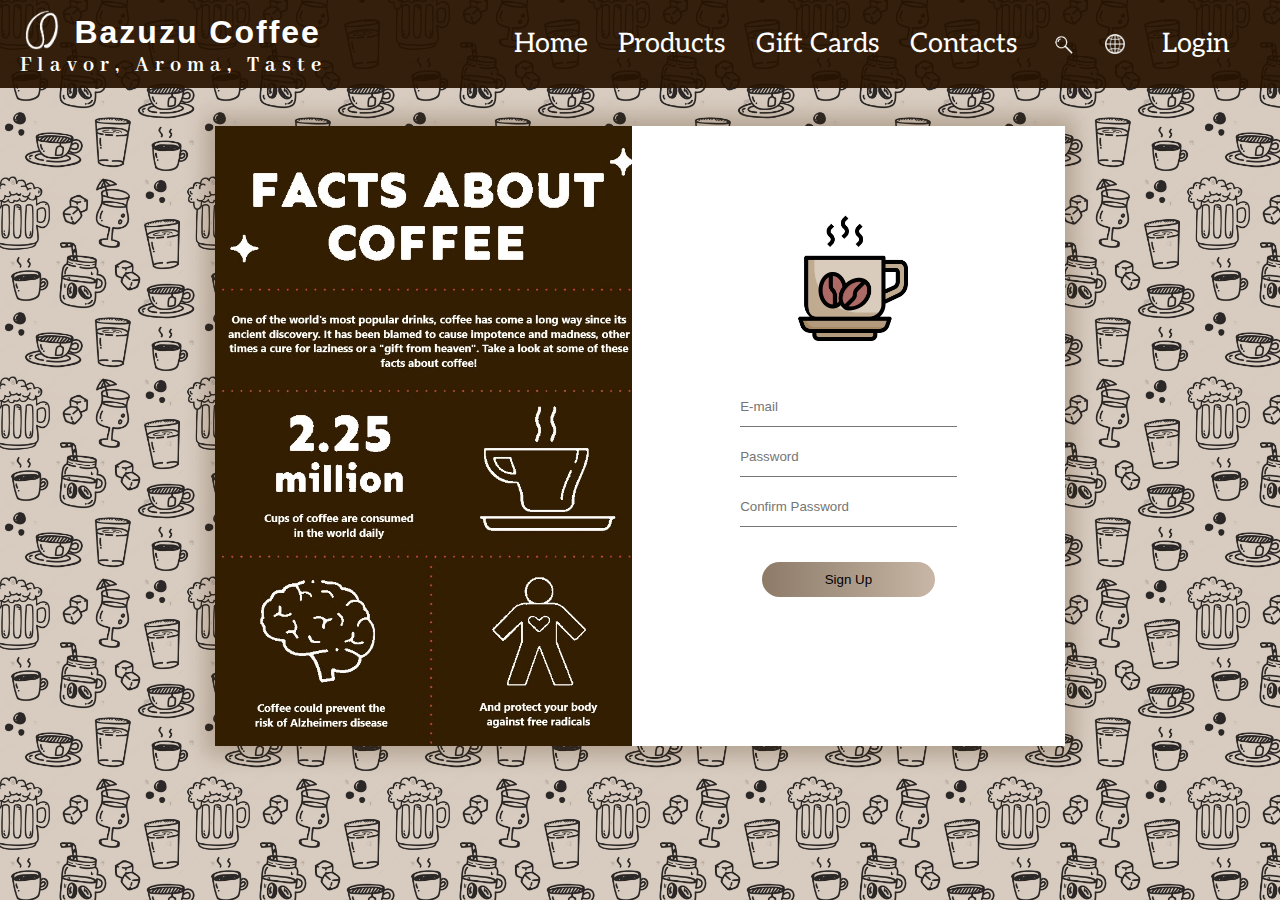
<file: Register.html>
<!DOCTYPE html> 
<html> 
	<head> 
		<title>Bazuzu Coffee</title> 
		<link rel="shortcut icon" href="logo.png">
		<link href="https://fonts.googleapis.com/css2?family=Abhaya+Libre:wght@400&display=swap" rel="stylesheet">
		<link href="https://fonts.cdnfonts.com/css/gagalin" rel="stylesheet">
		<link href="https://fonts.googleapis.com/css?family=Aleo" rel="stylesheet">
		<meta name="viewport" content="width=device-width, initial-scale=1.0">
		<link rel="stylesheet" href="navbar.css">
		<link rel="stylesheet" href="login.css">
		<script src="navbar.js" defer></script>
		<script type="text/javascript" src="https://translate.google.com/translate_a/element.js?cb=googleTranslateElementInit"></script>
	</head> 

	<body>
	<!-- Navigation Bar Start -->
	<header class="navbar">
		<div class="navbar-logo">
			<div>
				<img src="Logo.png" alt="Bazuzu Coffee Logo">
				<span id="brand-title">Bazuzu Coffee</span>
				<div class="navbar-slogan">
					Flavor, Aroma, Taste
				</div>
			</div>
		</div>

		<div class="navbar-right">
			<ul class="navbar-tabs">
				<li class="navbar-tab">
					<a href="/WEB/index.html" class="navbarbuttons">Home</a>
				</li>
				<li class="navbar-tab">
					<a href="/WEB/Products/products.html" class="navbarbuttons">Products</a>
				</li>
				<li class="navbar-tab">
					<a href="/WEB/Giftcards/giftcards.html" class="navbarbuttons">Gift Cards</a>
				</li>
				<li class="navbar-tab">
					<a href="/WEB/Contacts/ContactUsPage.html" class="navbarbuttons">Contacts</a>
				</li>
			</ul>

			<div class="search-icon"><img src="navicon.png"></div>
			<div class="language-icon"><img src="languageicon.png"></div>
			<div><a href="/WEB/Login.html" class="login navbar-tab navbarbuttons">Login</a></div>
			<div class="menubutton">
				<img id="menubuttonimg" src="bars-solid.png">
			</div>
		</div>
	</header>

	<div id="google_translate_element"></div>

	<div class="dropdown-menu">
		<li class="navbar-tab">
			<a href="/WEB/index.html" class="navbarbuttons">Home</a>
		</li>
		<li class="navbar-tab">
			<a href="/WEB/Products/products.html" class="navbarbuttons">Products</a>
		</li>
		<li class="navbar-tab">
			<a href="/WEB/Giftcards/giftcards.html" class="navbarbuttons">Gift Cards</a>
		</li>
		<li class="navbar-tab">
			<a href="/WEB/Contacts/ContactUsPage.html" class="navbarbuttons">Contacts</a>
		</li>
		<li class="navbar-tab listlogin">
			<a href="/WEB/Login.html" class="navbarbuttons">Login</a>
		</li>
	</div>

	<div class="search-bar">
		<input type="text" id="searchBar">
		<button onclick="search()" id="search-button">🔎</button>
		<div id="searchResults"></div>
	</div>

	<!-- Navigation Bar End -->


		<div class="form-box">
			<div id="loginbanner"></div>
			<div>
				<img src="loginsymbol.png" style="width: 30%; padding-left: 36%; padding-top: 20%; padding-bottom: 8%">
				<form class="loginform">
					<input type="text" class="input-field" placeholder="E-mail" required>
					<input type="text" class="input-field" placeholder="Password" required>
					<input type="text" class="input-field" placeholder="Confirm Password" required>
					<button type="submit" formaction="/WEB/index.html" class="login-button">Sign Up</button>
				</form>
			</div>
		</div>

		</div>

	</body> 
</html>
</file>
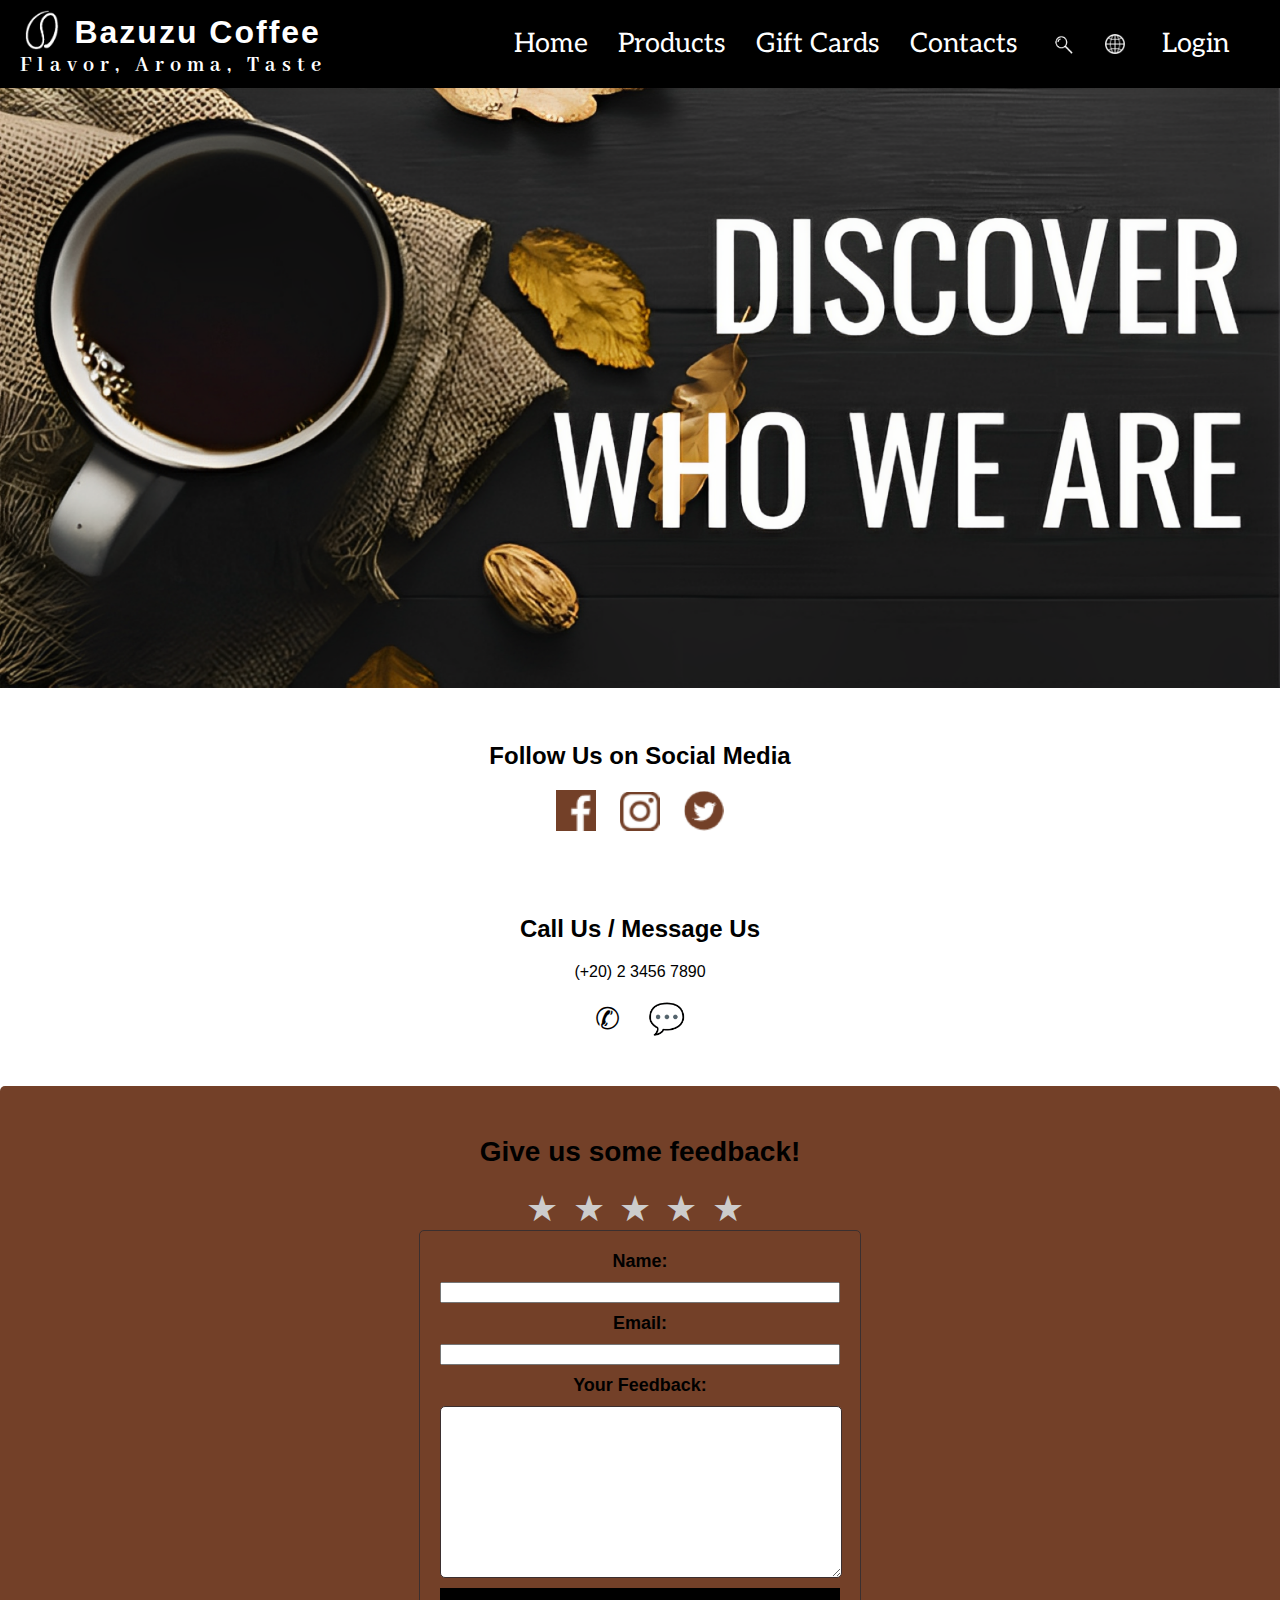
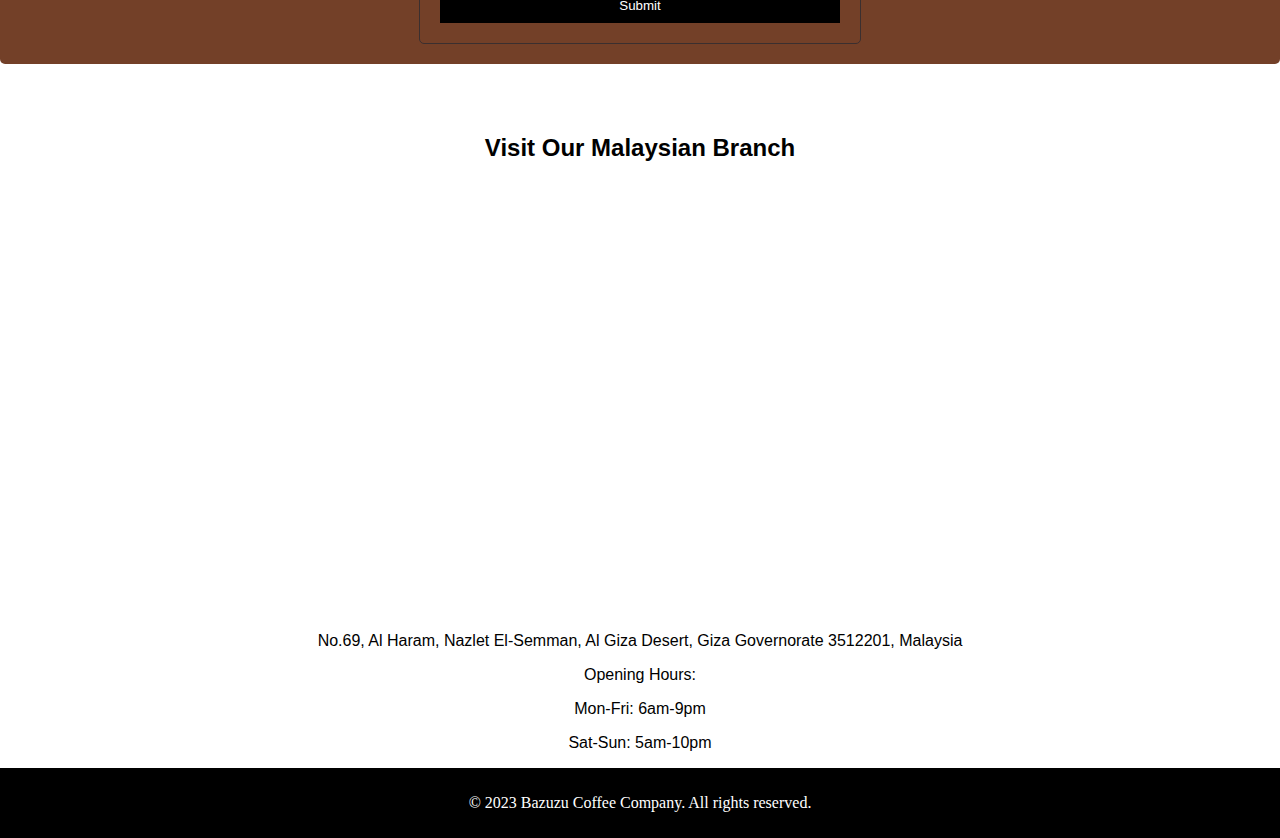
<file: Contacts/ContactUsPage.html>
<!DOCTYPE html> 
<html lang="en"> 
	<head> 

		<title>Bazuzu Coffee</title> 
		<link rel="shortcut icon" href="Logo.png">
		<link href="https://fonts.googleapis.com/css2?family=Abhaya+Libre:wght@400&display=swap" rel="stylesheet">
		<link href="https://fonts.cdnfonts.com/css/gagalin" rel="stylesheet">
		<link href="https://fonts.googleapis.com/css?family=Aleo" rel="stylesheet">
		<link href="https://fonts.googleapis.com/css?family=League+Spartan" rel="stylesheet">
		<link href="https://fonts.googleapis.com/css?family=Alice" rel="stylesheet">
		<meta name="viewport" content="width=device-width, initial-scale=1.0">
    <script src="script.js" defer></script>
    <script type="text/javascript" src="https://translate.google.com/translate_a/element.js?cb=googleTranslateElementInit"></script>
    <link rel="stylesheet" href="ContactUsPage.css">
    
    </head>
        
        <body> 
            <!-- Navigation bar --> 
    <header class="navbar">
		<div class="navbar-logo">
			<div>
				<img src="Logo.png" alt="Bazuzu Coffee Logo">
				<span id="brand-title">Bazuzu Coffee</span>

				<div class="navbar-slogan">
					Flavor, Aroma, Taste
				</div>
			</div>
		</div>

		<div class="navbar-right">
			<ul class="navbar-tabs">
				<li class="navbar-tab">
					<a href="/WEB/index.html" class="navbarbuttons">Home</a>
				</li>

				<li class="navbar-tab">
					<a href="/WEB/Products/products.html" class="navbarbuttons">Products</a>
				</li>

				<li class="navbar-tab">
					<a href="/WEB/Giftcards/giftcards.html" class="navbarbuttons">Gift Cards</a>
				</li>

				<li class="navbar-tab">
					<a href="/WEB/Contacts/ContactUsPage.html" class="navbarbuttons">Contacts</a>
				</li>
			</ul>

			<div class="search-icon"><img src="navicon.png"></div>
			<div class="language-icon"><img src="languageicon.png"></div>
			<div><a href="/WEB/Login.html" class="login navbar-tab navbarbuttons">Login</a></div>

			<div class="menubutton">
				<img id="menubuttonimg" src="bars-solid.png">
			</div>
		</div>
	</header>

	<div id="google_translate_element"></div>
	

	<div class="dropdown-menu">

		<li class="navbar-tab">
			<a href="/WEB/index.html" class="navbarbuttons">Home</a>
		</li>

		<li class="navbar-tab">
			<a href="/WEB/Products/products.html" class="navbarbuttons">Products</a>
		</li>

		<li class="navbar-tab">
			<a href="/WEB/Giftcards/giftcards.html" class="navbarbuttons">Gift Cards</a>
		</li>

		<li class="navbar-tab">
			<a href="/WEB/Contacts/ContactUsPage.html" class="navbarbuttons">Contacts</a>
		</li>

		<li class="navbar-tab listlogin">
			<a href="/WEB/Login.html" class="navbarbuttons">Login</a>
		</li>
	</div>

	<div class="search-bar">
		<input type="text" id="searchBar">
		<button onclick="search()" id="search-button">🔎</button>
		<div id="searchResults"></div>
	</div>


<!-- Start of Contact Us Page -->
          
    <div class="high-quality-image">
      <img src="highqualityimage.png" alt="High Quality Image">
    </div>
  <div class="follow-us">
    <h2>Follow Us on Social Media</h2>
    <div class="social-icons">
      <a href="https://facebook.com"><img src="facebook.png" alt="Social Media Icon 1"></a>
      <a href="https://instagram.com"><img src="instagram.png" alt="Social Media Icon 2"></a>
      <a href="https://twitter.com"><img src="twitter.png" alt="Social Media Icon 2"></a>
    </div>
  </div>
  <div class="contact-info">
    <h2>Call Us / Message Us</h2>
    <div class="phone-number">(+20) 2 3456 7890</div>
    <div class="contact-icons">
      <div class="call-icon">✆</div>
      <div class="message-icon">💬</div>
    </div>
  </div>
  <div class="feedback-wrapper">
    <div class="feedback-section">
      <h2>Give us some feedback!</h2>
      <div class="rating-stars">
        <input type="radio" name="rating" id="star5" value="5">
        <label for="star5"></label>
        <input type="radio" name="rating" id="star4" value="4">
        <label for="star4"></label>
        <input type="radio" name="rating" id="star3" value="3">
        <label for="star3"></label>
        <input type="radio" name="rating" id="star2" value="2">
        <label for="star2"></label>
        <input type="radio" name="rating" id="star1" value="1">
        <label for="star1"></label>
      </div>
      <form id="feedbackForm" onsubmit="return validateForm(event)"> 
        <div class="feedback-form">
          <label for="name">Name:</label>
          <input type="text" id="name" name="name" required>
    
          <label for="email">Email:</label>
          <input type="email" id="email" name="email" required>
    
          <label for="feedback">Your Feedback:</label>
          <textarea id="feedback" name="feedback" required></textarea>
    
          <button type="submit">Submit</button>
        </div>
      </form> 
    </div>
  </div>
  
  </div>
  </div>
  <div class="malaysian-branch">
    <h2>Visit Our Malaysian Branch</h2>
    <div class="mapouter">
      <div class="gmap_canvas">
        <iframe class="gmap_iframe" width="100%" frameborder="0" scrolling="no" marginheight="0" marginwidth="0" src="https://maps.google.com/maps?width=600&amp;height=400&amp;hl=en&amp;q=pyramid%20of%20giza&amp;t=&amp;z=17&amp;ie=UTF8&amp;iwloc=B&amp;output=embed"></iframe>
      </div>
    </div>
      </div>
    </div>
    <div class="address">
      <p>No.69, Al Haram, Nazlet El-Semman, Al Giza Desert, Giza Governorate 3512201,  Malaysia</p>
      <p>Opening Hours:</p>
      <p>Mon-Fri: 6am-9pm</p>
      <p>Sat-Sun: 5am-10pm</p>
    </div>
  </div>
  <div class="footer">
    <p>&copy; 2023 Bazuzu Coffee Company. All rights reserved.</p>
  </div>
</body>
</html>
</file>
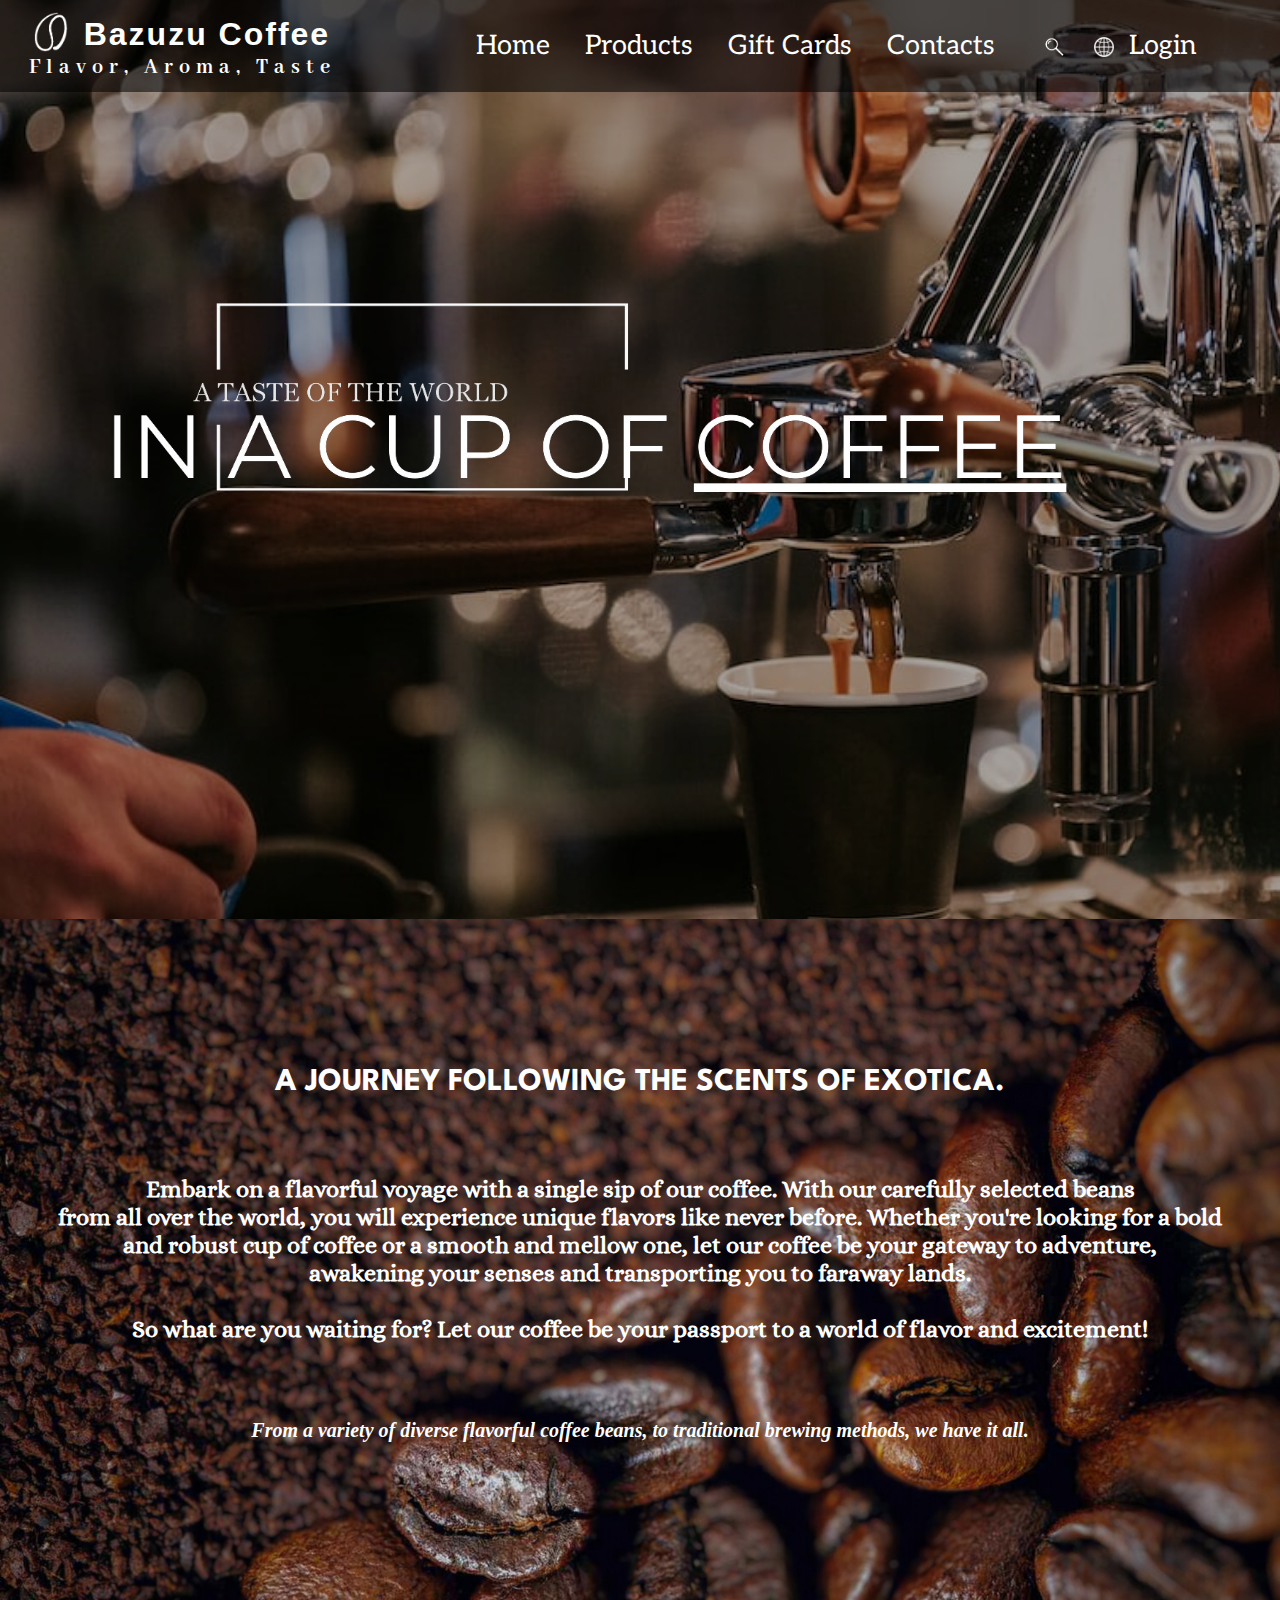
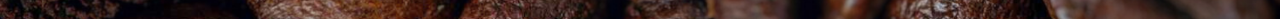
<file: docs/index - Copy.html>
<!DOCTYPE html> 
<html> 
	<head> 
		<title>Bazuzu Coffee</title> 
		<link rel="shortcut icon" href="Logo.png">
		<link href="https://fonts.googleapis.com/css2?family=Abhaya+Libre:wght@400&display=swap" rel="stylesheet">
		<link href="https://fonts.cdnfonts.com/css/gagalin" rel="stylesheet">
		<link href="https://fonts.googleapis.com/css?family=Aleo" rel="stylesheet">
		<link href="https://fonts.googleapis.com/css?family=League+Spartan" rel="stylesheet">
		<link href="https://fonts.googleapis.com/css?family=Alice" rel="stylesheet">
		<meta name="viewport" content="width=device-width, initial-scale=1.0">
		<style> 
		/* CSS for the navigation bar */ 
		.navbar { position: relative; top: 0; left: 0; width: 100%; padding: 12px 0px 12px; background-color: #0000008F; color: #FFFFFF; display: flex; align-items: center; white-space: nowrap; justify-content: center; overflow-x: hidden} 
		.navbar-logo { clear: left; display: flex; align-items: center; font-size: 32px; font-family: "Roboto", sans-serif; font-weight: bold;}
		.navbar-logo img { padding-left: 25px; margin-right: 7px; max-height: 40px; top: 10px } 
		.navbar-slogan { padding-left: 20px; font-size: 22px; font-family: 'Abhaya Libre', sans-serif; letter-spacing: 6px; margin-top: -5px} 
		.navbar-tabs { list-style-type: none; display: flex; align-items: center; margin-left: 100px} 
		.navbar-tab { margin-right: 35px; font-size: 27px; font-family: 'Aleo', sans-serif;} 
		.navbarbuttons { color: white; text-decoration: none}
 		.navbarbuttons:hover { color: #FFFFFF55}
		.navbarbuttons:active { color: #4A2C2A}
		
		.search-icon, .language-icon { margin-left: 10px; margin-right: 15px; cursor: pointer; } 
		.navbar-right { display: flex; justify-content: space-between; align-items: center; margin-right: 40px;} 

		body { max-height: 500px; margin: 0px}

		#tagline { position: relative; top: -93px; height: 950px; z-index: -1; width: 100%; background-image: url("editedbg.png"); background-repeat: no-repeat; background-size: cover}

		#about { width:100%; height: 700px; background-image: url("Homepagebg2.png"); background-size: cover; background-repeat: no-repeat; background-clip: padding-box; position: relative; top: -123px}
		#about h1 { font-family: 'League Spartan', sans-serif; font-weight: bold; color: white}
		#about h2 { font-family: 'Alice', cursive; color: white}	
		#abouttext { max-height: 700px; text-align: center; position: relative; padding-top: 10%; overflow: hidden; box-sizing: border-box}
		</style
	</head> 

	<body> 
		<!-- Navigation bar --> 
		<div class="navbar"> 
			<div class="navbar-logo"> 
				<div>
					<img src="Logo.png" alt="Bazuzu Coffee Logo">
					<span style="top: -7px; position: relative; font-family: 'Gagalin', sans-serif; letter-spacing: 2px">Bazuzu Coffee</span>

					<div class="navbar-slogan">
						Flavor, Aroma, Taste
					</div> 
				</div> 
			</div> 
		<div class="flex-container navbar-right">

		<ul class="navbar-tabs"> 
		<li class="navbar-tab">
		<a href="#" class="navbarbuttons">Home</a>
		</li> 
		
		<li class="navbar-tab">
		<a href="#" class="navbarbuttons">Products</a>
		</li> 
		
		<li class="navbar-tab">
		<a href="#" class="navbarbuttons">Gift Cards</a>
		</li> 
		
		<li class="navbar-tab">
		<a href="#" class="navbarbuttons">Contacts</a>
		</li> 
		</ul> 
		
		<div class="search-icon"><img src="navicon.png" style="max-height: 20px; padding-top: 6px"></div> 
		<div class="language-icon"><img src="languageicon.png" style="max-height: 20px; padding-top: 6px"></div>
		<div><a href="" class="navbarbuttons navbar-tab">Login</a></div>
		</div> 
		</div> 
		</div>
		<div id="tagline">
  			<img src="TaglineArt.png" alt="A Taste of the world in a cup of coffee" style="position: relative; top: 300px; left: 110px; width: 75%">
		</div>

		<div id="about">
			<div id="abouttext">
				<h1> A JOURNEY FOLLOWING THE SCENTS OF EXOTICA.</h1>
				<br>
				<br>
				<h2> Embark on a flavorful voyage with a single sip of our coffee. With our carefully selected beans <br> from all over the world, you will experience unique flavors like never before. Whether you're looking for a bold 
				<br>and robust cup of coffee or a smooth and mellow one, let our coffee be your gateway to adventure,<br> awakening your senses and transporting you to faraway lands. <br> <br>
				So what are you waiting for? Let our coffee be your passport to a world of flavor and excitement!
				</h2>
				<br>
				<br>
				<p style="font-family: Times New Roman; font-weight: bold; font-style: italic; color: white; font-size: 20px">
				From a variety of diverse flavorful coffee beans, to traditional brewing methods, we have it all.
				</p>
			</div>
		</div>
	</body> 
</html>
</file>
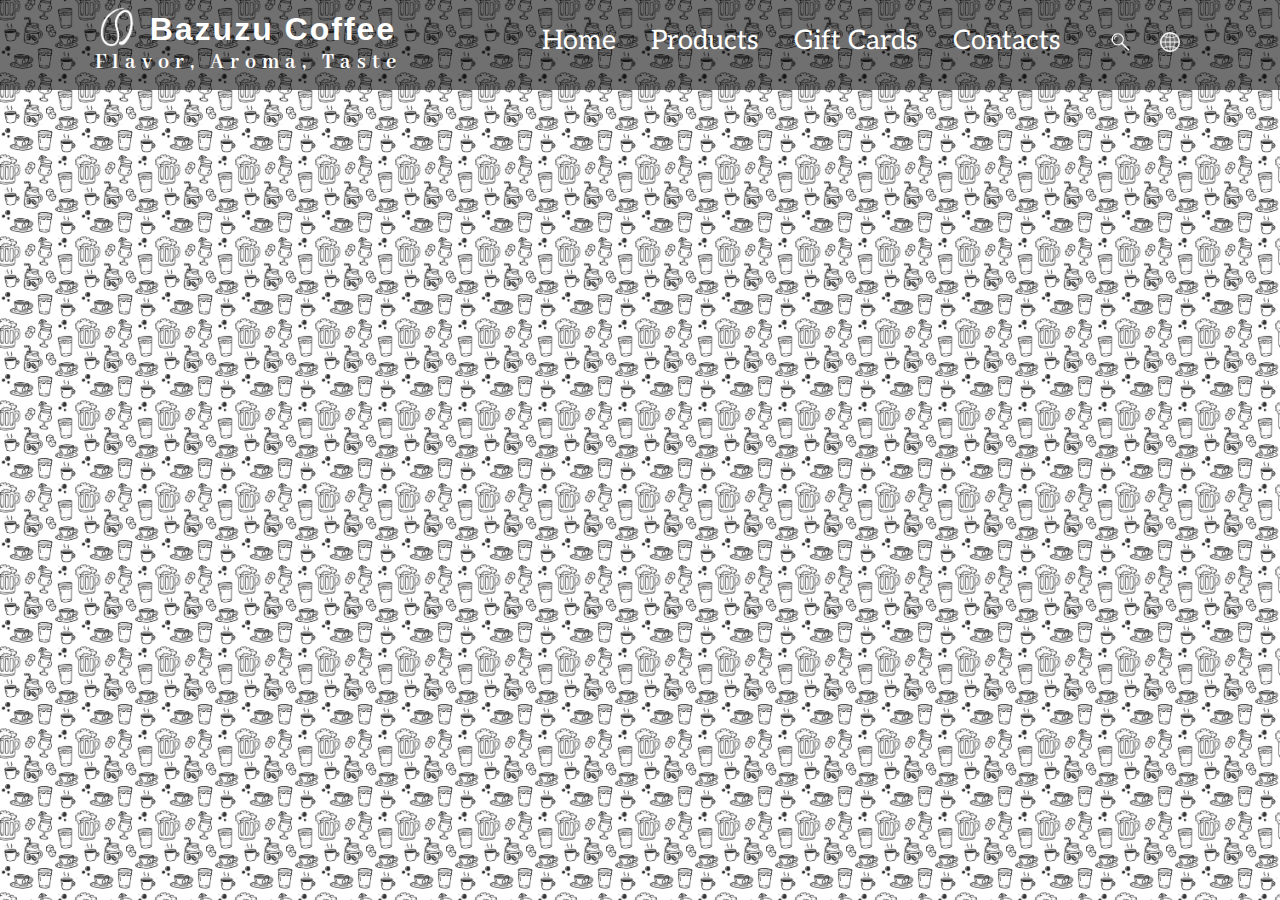
<file: docs/Login.html>
<!DOCTYPE html> 
<html> 
	<head> 
		<title>Bazuzu Coffee</title> 
		<link rel="shortcut icon" href="logo.png">
		<link href="https://fonts.googleapis.com/css2?family=Abhaya+Libre:wght@400&display=swap" rel="stylesheet">
		<link href="https://fonts.cdnfonts.com/css/gagalin" rel="stylesheet">
		<link href="https://fonts.googleapis.com/css?family=Aleo" rel="stylesheet">


		<style> 
		/* CSS for the navigation bar */ 
		.navbar { position: relative; top: 0; left: 0; width: 100%; padding: 15px; background-color: #0000008F; color: #FFFFFF; display: flex; align-items: center; white-space: nowrap; justify-content: center} 
		.navbar-logo { clear: left; display: flex; align-items: center; font-size: 32px; font-family: "Roboto", sans-serif; font-weight: bold;}
		.navbar-logo img { padding-left: 25px; margin-right: 7px; max-height: 40px; top: 10px } 
		.navbar-slogan { padding-left: 20px; font-size: 22px; font-family: 'Abhaya Libre', sans-serif; letter-spacing: 6px; margin-top: -5px} 
		.navbar-tabs { list-style-type: none; display: flex; align-items: center; margin-left: 100px} 
		.navbar-tab { margin-right: 35px; font-size: 27px; font-family: 'Aleo', sans-serif;} 
		.navbarbuttons { color: white; text-decoration: none}
 		.navbarbuttons:hover { color: #FFFFFF55}
		.navbarbuttons:active { color: #4A2C2A}
		
		.search-icon, .language-icon { margin-left: 10px; margin-right: 15px; cursor: pointer; } 
		.navbar-right { display: flex; justify-content: space-between; align-items: center; margin-right: 40px;} 

		body { margin:-8px; overflow-x: hidden; background-image: url("loginbg.jpg"); background-size: contain; background-repeat: round}

		</style
	</head> 

	<body> 
		<!-- Navigation bar --> 
		<div class="navbar"> 
			<div class="navbar-logo"> 
				<div>
					<img src="Logo.png" alt="Bazuzu Coffee Logo">
					<span style="top: -7px; position: relative; font-family: 'Gagalin', sans-serif; letter-spacing: 2px">Bazuzu Coffee</span>

					<div class="navbar-slogan">
						Flavor, Aroma, Taste
					</div> 
				</div> 
			</div> 
		
		<div class="navbar-right"> 
		<ul class="navbar-tabs"> 
		<li class="navbar-tab">
		<a href="Homepage.html" class="navbarbuttons">Home</a>
		</li> 
		
		<li class="navbar-tab">
		<a href="#" class="navbarbuttons">Products</a>
		</li> 
		
		<li class="navbar-tab">
		<a href="#" class="navbarbuttons">Gift Cards</a>
		</li> 
		
		<li class="navbar-tab">
		<a href="#" class="navbarbuttons">Contacts</a>
		</li> 
		</ul> 
		
		<div class="search-icon"><img src="navicon.png" style="max-height: 20px; padding-top: 6px"></div> 
		<div class="language-icon"><img src="languageicon.png" style="max-height: 20px; padding-top: 6px"></div> 
		</div> 
		</div> 

	</body> 
</html>
</file>
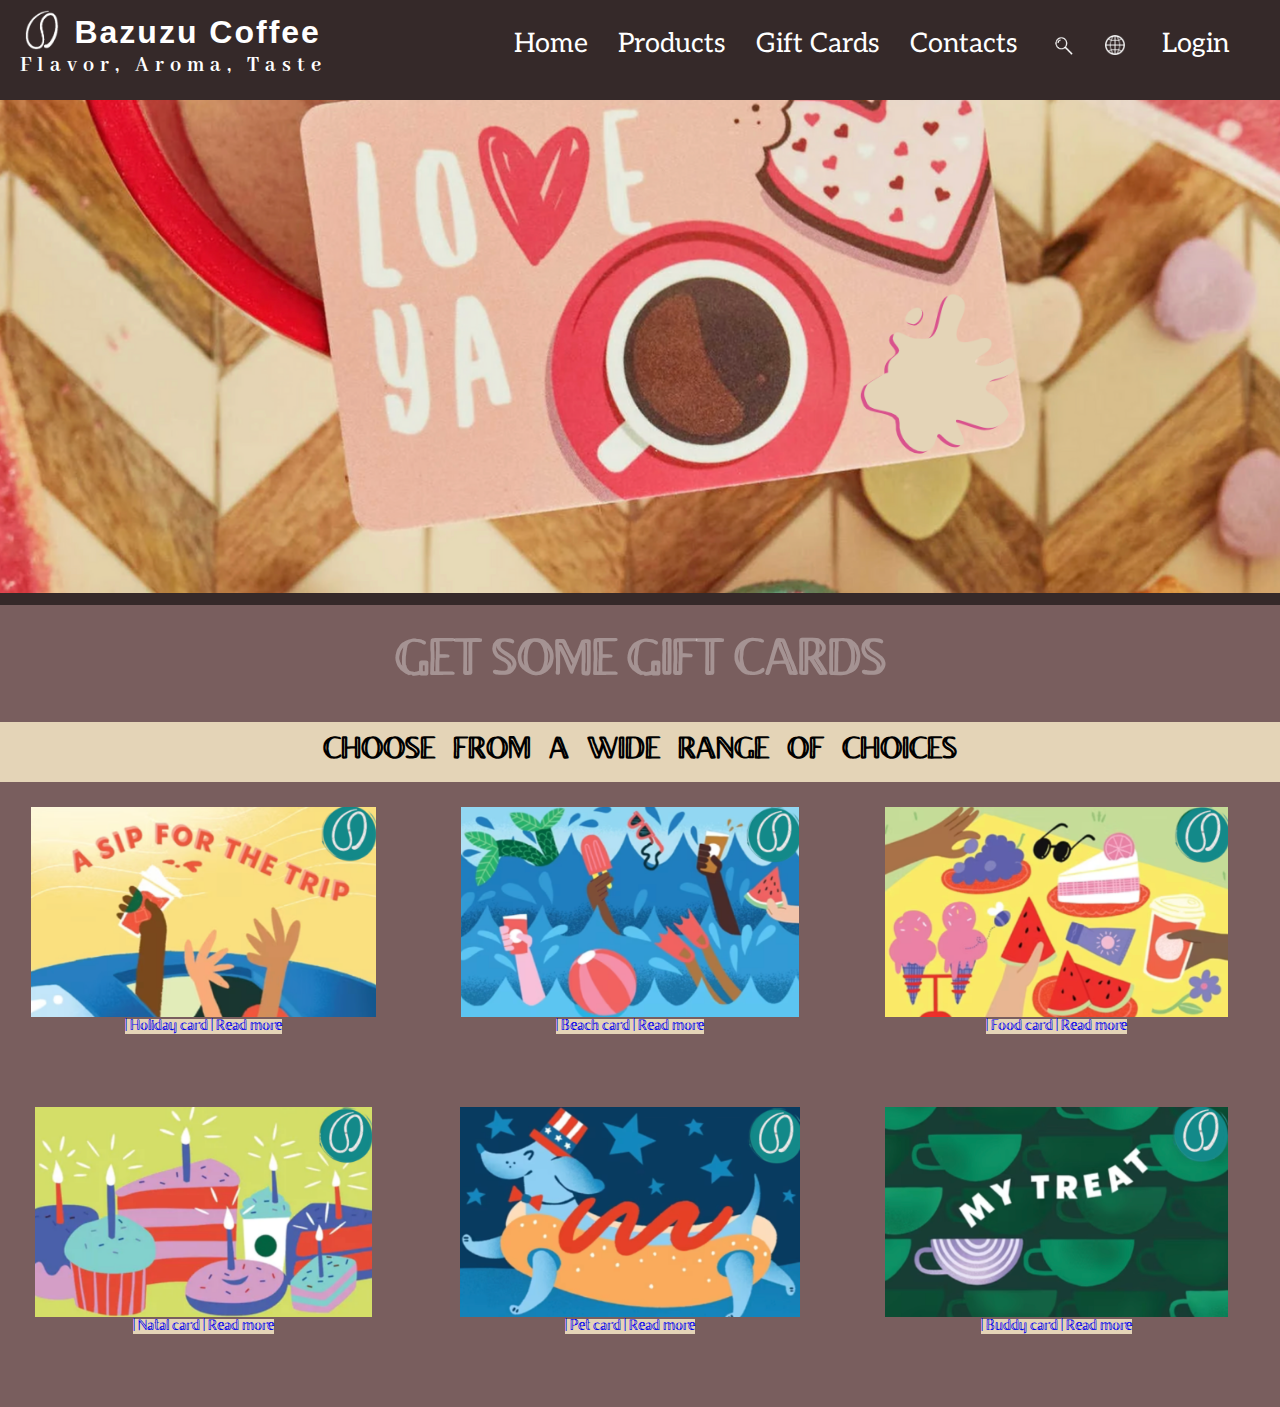
<file: Giftcards/giftcards.html>
<!DOCTYPE html>
<html lang="en">
<head>
	
    <style>

        @font-face {font-family: myFirstFont; src: url(BrixtonSansOutlineRg.otf)}

    
        body {background-color: #795E5E ; margin: 0} 
        h1 {font-size:10vw; color: #FFFFFF55; line-height: 100%; font-family: myFirstFont, 'Brixton Sans Outline', sans-serif ; text-align: center ; font-size: 500%;}
        h2 {font-size:10vw; background-color: #E4D4B7; color: #000000; text-align: center; font-family: myFirstFont, 'Brixton Sans Outline', sans-serif; font-size: 300%; margin: "0"}
        h3 {font-size:10vw; background-color: #E4D4B7; color: #000000; text-align: center; font-family: myFirstFont, 'Brixton Sans Outline', sans-serif; font-size: 300%; margin: "0"}
    
        #leftbox {
                float:left;
                width:25%;
                background-color: #795E5E;
                height:280px;
            }
            #middlebox{
                float:left;
                width:50%;
                background-color: #795E5E;
                height:280px;
            }
            #rightbox{
                float:right;
                width:25%;
                background-color: #795E5E;
                height:280px;
			}
			
            
    </style>

<meta name="viewport" content="width=device-width, initial-scale=1.0" charset="UTF-8">
	<title>Bazuzu Coffee</title>
	<link rel="shortcut icon" href="Logo.png">
	<link href="https://fonts.googleapis.com/css2?family=Abhaya+Libre:wght@400&display=swap" rel="stylesheet">
	<link href="https://fonts.cdnfonts.com/css/gagalin" rel="stylesheet">
	<link href="https://fonts.googleapis.com/css?family=Aleo" rel="stylesheet">
	<link href="https://fonts.googleapis.com/css?family=League+Spartan" rel="stylesheet">
	<link href="https://fonts.googleapis.com/css?family=Alice" rel="stylesheet">
	<link rel="stylesheet" href="home.css">
	<link rel="stylesheet" href="footer.css">
    <link rel="stylesheet" href="style.css"> 
	<link rel="stylesheet" href="navbar.css"> 

</head>

<body>
	<!-- Navigation bar -->
	<header class="navbar">
		<div class="navbar-logo">
			<div>
				<img src="Logo.png" alt="Bazuzu Coffee Logo">
				<span id="brand-title">Bazuzu Coffee</span>

				<div class="navbar-slogan">
					Flavor, Aroma, Taste
				</div>
			</div>
		</div>

		<div class="navbar-right">
			<ul class="navbar-tabs">
				<li class="navbar-tab">
					<a href="/WEB/index.html" class="navbarbuttons">Home</a>
				</li>

				<li class="navbar-tab">
					<a href="/WEB/Products/products.html" class="navbarbuttons">Products</a>
				</li>

				<li class="navbar-tab">
					<a href="/WEB/Giftcards/giftcards.html" class="navbarbuttons">Gift Cards</a>
				</li>

				<li class="navbar-tab">
					<a href="/WEB/Contacts/ContactUsPage.html" class="navbarbuttons">Contacts</a>
				</li>
			</ul>

			<div class="search-icon"><img src="navicon.png"></div>
			<div class="language-icon"><img src="languageicon.png"></div>
			<div><a href="/WEB/Login.html" class="login navbar-tab navbarbuttons">Login</a></div>

			<div class="menubutton">
				<img id="menubuttonimg" src="bars-solid.png">
			</div>
		</div>
	</header>

	<div id="google_translate_element"></div>
	<script type="text/javascript" src="https://translate.google.com/translate_a/element.js?cb=googleTranslateElementInit"></script>

	<div class="dropdown-menu">

		<li class="navbar-tab">
			<a href="/WEB/index.html" class="navbarbuttons">Home</a>
		</li>

		<li class="navbar-tab">
			<a href="/WEB/Products/products.html" class="navbarbuttons">Products</a>
		</li>

		<li class="navbar-tab">
			<a href="/WEB/Giftcards/giftcards.html" class="navbarbuttons">Gift Cards</a>
		</li>

		<li class="navbar-tab">
			<a href="/WEB/Contacts/ContactUsPage.html" class="navbarbuttons">Contacts</a>
		</li>

		<li class="navbar-tab listlogin">
			<a href="/WEB/Login.html" class="navbarbuttons">Login</a>
		</li>
	</div>

	<div class="search-bar">
		<input type="text" id="searchBar">
		<button onclick="search()" id="search-button">🔎</button>
		<div id="searchResults"></div>
	</div>

	<script src="script.js"></script>
	
	

	<!-- Navigation Bar End -->

        

<img style="position: relative; top: 0; left: 0; width: 100%; padding: 12px 0px 12px; background-color: #0000008F; color: #795E5E; display: flex; align-items: center; white-space: nowrap; justify-content: space-between; overflow-x: hidden; height:100%; z-index: -1" src="background-giftcards.png" >

<header>
    <h1 style="background-color:#795E5E; color:#FFFFFF55">GET SOME GIFT CARDS</h1> 
</header>

<main>

    <h2 style="line-height: 200%;"> CHOOSE &nbsp; FROM &nbsp; A &nbsp; WIDE &nbsp; RANGE &nbsp; OF &nbsp; CHOICES</h2>

    
    <!DOCTYPE html>
<html lang="en">

<body>


    <center>
    <div class="container">
            <div id="leftbox">
                <img src="holidaycard.png" height="210">
            <div style="text-align: center;"><a class="button" href="#popup_flight_travlDil1" style=" background-color: #E4D4B7;text-decoration:none; font-family: myFirstFont, 'Brixton Sans Outline', sans-serif ; font-size: 150%;"> | Holiday card | Read more</a></div>
            </div>
             
            <div id="middlebox">
                <img src="beachcard.png" height="210">
                <div style="text-align: center;"><a class="button" href="#popup_flight_travlDil2" style=" background-color: #E4D4B7; text-decoration:none; font-family: myFirstFont, 'Brixton Sans Outline', sans-serif ; font-size: 150%;"> | Beach card | Read more</a></div>

            </div>
             
            <div id="rightbox">
                <img src="foodcard.png" height="210">
                <div style="text-align: center;"><a class="button" href="#popup_flight_travlDil3" style=" background-color: #E4D4B7;text-decoration:none; font-family: myFirstFont, 'Brixton Sans Outline', sans-serif ; font-size: 150%;"> | Food card | Read more</a></div>
            </div>
        </div>
   </center>

   <center>
        <div class="container">
            <div id="leftbox">
                <img src="birthdaycard.png" height="210">
                <div style="text-align: center;"><a class="button" href="#popup_flight_travlDil4" style=" background-color: #E4D4B7;text-decoration:none; font-family: myFirstFont, 'Brixton Sans Outline', sans-serif ; font-size: 150%;"> | Natal card | Read more</a></div>
            </div>
             
            <div id="middlebox">
                <img src="petcard.png" height="210">
                <div style="text-align: center;"><a class="button" href="#popup_flight_travlDil5" style=" background-color: #E4D4B7; text-decoration:none; font-family: myFirstFont, 'Brixton Sans Outline', sans-serif ; font-size: 150%;"> | Pet card | Read more</a></div>
            </div>
             
            <div id="rightbox">
                <img src="buddycard.png" height="210">
                <div style="text-align: center;"></div><a class="button" href="#popup_flight_travlDil6" style=" background-color: #E4D4B7;text-decoration:none; font-family: myFirstFont, 'Brixton Sans Outline', sans-serif ; font-size: 150%;"> | Buddy card | Read more</a></div>
            </div>
        </div>
   </center>

   <div id="popup_flight_travlDil1" class="overlay_flight_traveldil">
	<div class="popup_flight_travlDil">
		<h3>Holiday card</h3>
		<a class="close_flight_travelDl" href="#!">&times;</a>
		<div class="content_flightht_travel_dil" style="font-family: Cambria, Cochin, Georgia, Times, 'Times New Roman', serif;">
			<div style="text-align: center;"><img src="holidaycard.png" height="210"></div>
			<div style="font-size: 150%; text-align: center;">If you are on vacation right now, you get a 15% discount with this card!! (purchase cards in store)</div>
		</div>
	</div>
</div>


<div id="popup_flight_travlDil2" class="overlay_flight_traveldil">
	<div class="popup_flight_travlDil">
		<h3>Beach card</h3>
		<a class="close_flight_travelDl" href="#!">&times;</a>
		<div class="content_flightht_travel_dil" style="font-family:Cambria, Cochin, Georgia, Times, 'Times New Roman', serif;">
            <div style="text-align: center;"><img src="beachcard.png" height="210"></div>
			<div style="font-size:150%;text-align: center"> If you turn up at one of our beach outlets, you can get a 10% discount with this card !! (purchase cards in store)</div>
		</div>
	</div>
</div>


<div id="popup_flight_travlDil3" class="overlay_flight_traveldil">
	<div class="popup_flight_travlDil">
		<h3>Food card</h3>
		<a class="close_flight_travelDl" href="#!">&times;</a>
		<div class="content_flightht_travel_dil" style="font-family:Cambria, Cochin, Georgia, Times, 'Times New Roman', serif;">
            <div style="text-align: center;"><img src="foodcard.png" height="210"></div>
			<div style="font-size:150%;text-align: center"> If you purchase any food items, you get a free 10% discount with this card !! (purchase cards in store)</div>
		</div>
	</div>
</div>

    
    <div id="popup_flight_travlDil4" class="overlay_flight_traveldil">
	<div class="popup_flight_travlDil">
		<h3>Natal card</h3>
		<a class="close_flight_travelDl" href="#!">&times;</a>
		<div class="content_flightht_travel_dil" style="font-family:Cambria, Cochin, Georgia, Times, 'Times New Roman', serif;">
            <div style="text-align: center;"><img src="birthdaycard.png" height="210"></div>
			<div style="font-size:150%;text-align: center"> If it's your brithday, claim a 10% discount with this card !! (purchase cards in store)</div>
		</div>
	</div>
</div>

    <div id="popup_flight_travlDil5" class="overlay_flight_traveldil">
        <div class="popup_flight_travlDil">
            <h3>Pet card</h3>
            <a class="close_flight_travelDl" href="#!">&times;</a>
            <div class="content_flightht_travel_dil" style="font-family:Cambria, Cochin, Georgia, Times, 'Times New Roman', serif;">
                <div style="text-align: center;"><img src="petcard.png" height="210"></div>
                <div style="font-size:150%;text-align: center"> If you bring a pet, get a 5% discount with this card !! But remember to sit outside !! (purchase cards in store)</div>
            </div>
        </div>
    </div>
       
    
    <div id="popup_flight_travlDil6" class="overlay_flight_traveldil">
        <div class="popup_flight_travlDil">
            <h3>Buddy card</h3>
            <a class="close_flight_travelDl" href="#!">&times;</a>
            <div class="content_flightht_travel_dil" style="font-family:Cambria, Cochin, Georgia, Times, 'Times New Roman', serif;">
                <div style="text-align: center;"><img src="buddycard.png" height="210"></div>
                <div style="font-size:150%; text-align: center"> If you bring a friend, you guys get a 5% discount each with this card !! (purchase cards in store)</div>
            </div>
        </div>
    </div>


</main>


</body>
</html>
</file>
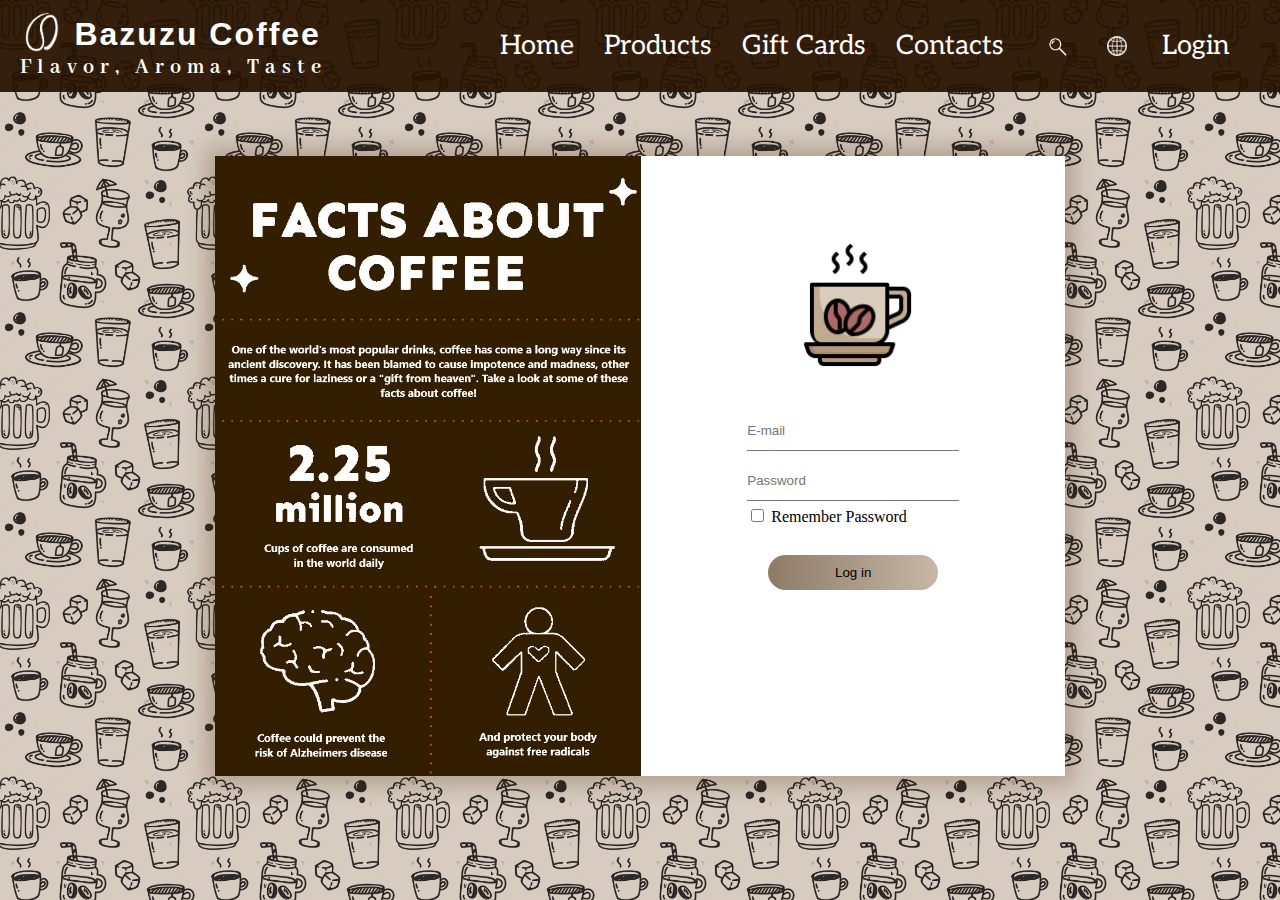
<file: untitled folder/Login.html>
<!DOCTYPE html> 
<html> 
	<head> 
		<title>Bazuzu Coffee</title> 
		<link rel="shortcut icon" href="logo.png">
		<link href="https://fonts.googleapis.com/css2?family=Abhaya+Libre:wght@400&display=swap" rel="stylesheet">
		<link href="https://fonts.cdnfonts.com/css/gagalin" rel="stylesheet">
		<link href="https://fonts.googleapis.com/css?family=Aleo" rel="stylesheet">
		<meta name="viewport" content="width=device-width, initial-scale=1.0">

		<style> 
		/* CSS for the navigation bar */ 
		.navbar { position: relative; top: 0; left: 0; width: 100%; padding: 12px 0px 12px; background-color: #271300EF; color: #FFFFFF; display: flex; align-items: center; white-space: nowrap; justify-content: space-between; overflow-x: hidden} 
		.navbar-logo { clear: left; display: flex; align-items: center; font-size: 32px; font-family: "Roboto", sans-serif; font-weight: bold;}
		.navbar-logo img { padding-left: 25px; margin-right: 7px; max-height: 40px; top: 10px } 
		.navbar-slogan { padding-left: 20px; font-size: 22px; font-family: 'Abhaya Libre', sans-serif; letter-spacing: 6px; margin-top: -5px} 
		.navbar-tabs { list-style-type: none; display: flex; align-items: center} 
		.navbar-tab { font-size: 27px; font-family: 'Aleo', sans-serif; margin-right: 30px} 
		.navbarbuttons { color: white; text-decoration: none}
 		.navbarbuttons:hover { color: #FFFFFF55}
		.navbarbuttons:active { color: #4A2C2A}


		.search-icon, .language-icon, .login { margin-left: 10px; margin-right: 25px; cursor: pointer;  } 
		.navbar-right { display: flex; align-items: center; margin-right: 2%}  

		body { margin:0px; background-image: url("loginbg.jpg"); background-size: 200px 200px; overflow: hidden}

		.form-box { position: relative; width: 850px; height: 620px; background: #FFFFFF; margin: 5% auto; overflow: hidden; display: flex; box-shadow: 0 0 20px 9px #3F23053f}

		#loginbanner {background-image: url("loginbanner.jpg"); height:620px; width: 626px; background-size: 430px 620px; background-repeat: no-repeat}

		.loginform {position: relative; margin: 0px auto; width: 50%; transition: .5s}
		.input-field { width: 100%; padding: 12px 0px; margin: 5px 0; border-width: 0px 0px 1px 0px; outline: none}
		.login-button { width: 80%; padding: 10px 30px; margin-top: 14%; margin-left: 10%; cursor: pointer; background: linear-gradient(to right, #8D7B68, #C8B6A6); outline: none; border-radius: 30px; border: 0}
		
		@media (max-width: 750px) {#loginbanner {display: none} .form-box {width: 75%; height:90%; max-height: 600px} .loginform { margin-bottom: 20%}}
		</style
	</head> 

	<body> 
		<!-- Navigation bar --> 
		<div class="navbar"> 
			<div class="navbar-logo"> 
				<div>
					<img src="Logo.png" alt="Bazuzu Coffee Logo">
					<span style="top: -7px; position: relative; font-family: 'Gagalin', sans-serif; letter-spacing: 2px">Bazuzu Coffee</span>

					<div class="navbar-slogan">
						Flavor, Aroma, Taste
					</div> 
				</div> 
			</div> 
		
		<div class="navbar-right"> 
		<ul class="navbar-tabs"> 
		<li class="navbar-tab">
		<a href="/WEB/index.html" class="navbarbuttons">Home</a>
		</li> 
		
		<li class="navbar-tab">
		<a href="#" class="navbarbuttons">Products</a>
		</li> 
		
		<li class="navbar-tab">
		<a href="/WEB/Giftcards/giftcards.html" class="navbarbuttons">Gift Cards</a>
		</li> 
		
		<li class="navbar-tab">
		<a href="/WEB/Contacts/ContactUsPage.html" class="navbarbuttons">Contacts</a>
		</li> 
		</ul> 
		
		<div class="search-icon"><img src="navicon.png" style="max-height: 20px; padding-top: 6px"></div> 
		<div class="language-icon"><img src="languageicon.png" style="max-height: 20px; padding-top: 3px"></div>

		<div><a href="#" class="login navbar-tab navbarbuttons">Login</a></div>
		</div> 
		</div> 

		
		<div class="form-box">
			<div id="loginbanner"></div>
			<div>
			<img src="loginsymbol.png" style="width: 30%; padding-left: 36%; padding-top: 20%; padding-bottom: 8%">
			<form class="loginform">
				<input type="text" class="input-field" placeholder="E-mail" required>
				<input type="text" class="input-field" placeholder="Password" required>
				<input type="checkbox" class=check-box"><span> Remember Password</span>
				<button type="submit" formaction="/WEB/index.html" class="login-button">Log in</button>
			</form>
			</div>
			</div>

		</div>

	</body> 
</html>
</file>
<file: navbar.css>
/* CSS for the navigation bar */

.navbar {
	position: relative;
	top: 0;
	left: 0;
	width: 100%;
	padding: 10px 0px 10px;
	background-color: #0000008F;
	color: #FFFFFF;
	display: flex;
	align-items: center;
	white-space: nowrap;
	justify-content: space-between;
	overflow-x: hidden
} 

.navbar-logo { 
	clear: left;
	display: flex; 
	align-items: center; 
	font-size: 32px; 
	font-family: "Roboto", sans-serif; 
	font-weight: bold;
}

#brand-title {
	top: -7px;
	position: relative;
	font-family: 'Gagalin', sans-serif;
	letter-spacing: 2px
}
		
.navbar-logo img { 
	padding-left: 25px; 
	margin-right: 7px; 
	max-height: 40px; 
	top: 10px 
} 
		
.navbar-slogan { 
	padding-left: 20px; 
	font-size: 22px; 
	font-family: 'Abhaya Libre', sans-serif; 
	letter-spacing: 6px;
	margin-top: -5px
} 

.navbar-tabs { 
	display: flex; 
	align-items: center
} 
		
li { 
	list-style-type: none
}
		
.navbar-tab { 
	font-size: 27px; 
	font-family: 'Aleo', sans-serif; 
	margin-right: 30px
} 
	
.navbarbuttons {
	color: white; 
	text-decoration: none
}
 	
.navbarbuttons:hover { 
	color: #FFFFFF55
}
	
.navbarbuttons:active { 
	color: #4A2C2A
}

.search-icon, .language-icon, .login { 
	margin-left: 2px; 
	margin-right: 25px; 
	cursor: pointer 
} 

.listlogin {
	background: linear-gradient(to right, #8D7B68, #C8B6A6); 
	outline: none; 
	border-radius: 30px;
	border: 0; 
	margin-left: 24px; 
	width: 75%
}

.search-icon img {
	max-height: 20px; 
	padding-top: 6px
}

.language-icon img {
	margin-right: 10px;
	max-height: 20px; 
	padding-top: 3px
}
		
.navbar-right { 
	display: flex; 
	align-items: center; 
	margin-right: 2%
}

.menubutton { 
	display: none; 
	cursor: pointer; 
	scale: 1.3; 
	margin: 0 25px
}

#menubuttonimg {
	width: 20px; 
	padding-top: 5px
}
			
.dropdown-menu {
	z-index: 2;
	position: absolute; 
	right: 2%; 
	top: 100px; 
	width: 200px; 
	border-radius: 20px; 
	backdrop-filter: blur(6px); 
	background: #0000002F; 
	display: none; 
	height: 0px; 
	overflow: hidden; 
	transition: height .2s cubic-bezier(0.175, 0.885, 0.32, 1.275)
}
	
.dropdown-menu li { 
	align-items: center; 
	justify-content: center; 
	display: flex
}			
		
.dropdown-menu.open { 
	height: 250px
}

@media (max-width: 1065px) {
	.navbar-tabs, .login, .search-icon, .language-icon {
		display: none
	}

	.menubutton {
		display: block
	}

	.dropdown-menu {
		display: block
	}

	.navbar-tab {
		margin-right: 0px;
		margin-top: 15px;
	}
}

#search-button {
	cursor: pointer;
	margin-left: 5px;
	background: linear-gradient(to right, #FFFFFF, #ffa279);
	outline: none;
	border-radius: 30px;
	border: 0

}

#searchBar {
	padding: 1px 0 0 0;
	margin-left: 4px;
	border-radius: 10px;
	outline: none;
	align-items: center
}

.search-bar {
	position: absolute;
	right: 13%;
	top: 95px;
	width: 225px;
	border-radius: 24px;
	backdrop-filter: blur(6px);
	background: #0000002F;
	height: 0px;
	box-sizing: border-box;
	padding: 0px;
	overflow: hidden;
	transition: height .2s cubic-bezier(0.175, 0.885, 0.32, 1.275)
}

	.search-bar.open {
		height: 35px;
		padding: 6px;
		display: flex
	}

#google_translate_element {
	position: absolute;
	right: 1%;
	top: 95px;
	width: 170px;
	border-radius: 24px;
	backdrop-filter: blur(6px);
	background: #ecc79ec2;
	height: 0px;
	box-sizing: border-box;
	padding: 0px;
	overflow: hidden;
	transition: height .2s cubic-bezier(0.175, 0.885, 0.32, 1.275)
}
	#google_translate_element.open {
		height: 60px;
	}

.skiptranslate.goog-te-gadget {
	margin: 10px 10px;
}
</file>
<file: home.css>
/* Home CSS*/

body {
    max-height: 500px;
    margin: 0px
}

#tagline {
    position: relative;
    top: -93px;
    height: 950px;
    z-index: -1;
    width: 100%;
    background-image: url("editedbg.png");
    background-repeat: no-repeat;
    background-size: cover;
    background-position: center center
}

#about {
    width: 100%;
    background-image: url("Homepagebg2.png");
    background-size: cover;
    background-repeat: no-repeat;
    background-clip: padding-box;
    position: relative;
    top: -123px;
    background-position: center center;
    padding: 10% 0px
}

#about h1 {
    font-family: 'League Spartan', sans-serif;
    font-weight: bold;
    color: white
}

#about h2 {
    padding-top: 1%;
    font-family: 'Alice', cursive;
    color: white;
}

#abouttext {
    max-height: 900px;
    text-align: center;
    position: relative;
    overflow: hidden;
    box-sizing: border-box;
    margin: 0px 10%;
}

#abouttext p {
    font-family: Times New Roman;
    font-weight: bold;
    font-style: italic;
    color: white;
    font-size: 20px;
    padding-top: 3%
}

@media (max-width: 905px) {
    #about h2 {
        text-align: justify;
        text-justify: inter-word;
    }
}
</file>
<file: footer.css>
.footer {
	background-color: #000000;
 	color: #FFFFFF;
  	padding: 10px 0px;
  	text-align: center;
  	width: 100%;
    position: relative;
    bottom: 120px;
}
</file>
<file: login.css>
/* Login Page CSS*/

body {
    margin: 0px;
    background-image: url("loginbg.jpg");
    background-size: 200px 200px;
    height: 820px;
    overflow-x: hidden
}

.form-box {
    position: relative;
    width: 850px;
    height: 620px;
    background: #FFFFFF;
    margin: 3% auto;
    overflow-x: hidden;
    display: flex;
    box-shadow: 0 0 20px 9px #3F23053f
}

#loginbanner {
    background-image: url("loginbanner.jpg");
    height: 620px;
    width: 626px;
    background-size: 430px 620px;
    background-repeat: no-repeat
}

.loginform {
    position: relative;
    margin: 0px auto;
    width: 50%;
    transition: .5s
}

.input-field {
    width: 100%;
    padding: 12px 0px;
    margin: 5px 0;
    border-width: 0px 0px 1px 0px;
    outline: none
}

.login-button {
    width: 80%;
    padding: 10px 30px;
    margin-top: 14%;
    margin-left: 10%;
    cursor: pointer;
    background: linear-gradient(to right, #8D7B68, #C8B6A6);
    outline: none;
    border-radius: 30px;
    border: 0
}

.navbar {
    background-color: #271300EF;
}

@media (max-width: 850px) {
    #loginbanner {
        display: none
    }

    .form-box {
        width: 75%;
        height: 90%;
        max-height: 600px
    }

    .loginform {
        margin-bottom: 20%
    }
}
</file>
<file: Contacts/ContactUsPage.css>
/* CSS for the navigation bar */
.navbar {
	position: relative;
	top: 0;
	left: 0;
	width: 100%;
	padding: 10px 0px 10px;
	background-color: #000000;
	color: #FFFFFF;
	display: flex;
	align-items: center;
	white-space: nowrap;
	justify-content: space-between;
	overflow-x: hidden
} 

.navbar-logo { 
	clear: left;
	display: flex; 
	align-items: center; 
	font-size: 32px; 
	font-family: "Roboto", sans-serif; 
	font-weight: bold;
}

#brand-title {
	top: -7px;
	position: relative;
	font-family: 'Gagalin', sans-serif;
	letter-spacing: 2px
}
		
.navbar-logo img { 
	padding-left: 25px; 
	margin-right: 7px; 
	max-height: 40px; 
	top: 10px 
} 
		
.navbar-slogan { 
	padding-left: 20px; 
	font-size: 22px; 
	font-family: 'Abhaya Libre', sans-serif; 
	letter-spacing: 6px;
	margin-top: -5px
} 

.navbar-tabs { 
	display: flex; 
	align-items: center
} 
		
li { 
	list-style-type: none
}
		
.navbar-tab { 
	font-size: 27px; 
	font-family: 'Aleo', sans-serif; 
	margin-right: 30px
} 
	
.navbarbuttons {
	color: white; 
	text-decoration: none
}
 	
.navbarbuttons:hover { 
	color: #FFFFFF55
}
	
.navbarbuttons:active { 
	color: #4A2C2A
}

.search-icon, .language-icon, .login { 
	margin-left: 2px; 
	margin-right: 25px; 
	cursor: pointer 
} 

.listlogin {
	background: linear-gradient(to right, #8D7B68, #C8B6A6); 
	outline: none; 
	border-radius: 30px;
	border: 0; 
	margin-left: 24px; 
	width: 75%
}

.search-icon img {
	max-height: 20px; 
	padding-top: 6px
}

.language-icon img {
	margin-right: 10px;
	max-height: 20px; 
	padding-top: 3px
}
		
.navbar-right { 
	display: flex; 
	align-items: center; 
	margin-right: 2%
}

.menubutton { 
	display: none; 
	cursor: pointer; 
	scale: 1.3; 
	margin: 0 25px
}

#menubuttonimg {
	width: 20px; 
	padding-top: 5px
}
			
.dropdown-menu {
	z-index: 2;
	position: absolute; 
	right: 2%; 
	top: 100px; 
	width: 200px; 
	border-radius: 20px; 
	backdrop-filter: blur(6px); 
	background: #0000002F; 
	display: none; 
	height: 0px; 
	overflow: hidden; 
	transition: height .2s cubic-bezier(0.175, 0.885, 0.32, 1.275)
}
	
.dropdown-menu li { 
	align-items: center; 
	justify-content: center; 
	display: flex
}			
		
.dropdown-menu.open { 
	height: 250px
}

@media (max-width: 1065px) {
	.navbar-tabs, .login, .search-icon, .language-icon {
		display: none
	}

	.menubutton {
		display: block
	}

	.dropdown-menu {
		display: block
	}

	.navbar-tab {
		margin-right: 0px;
		margin-top: 15px;
	}
}

#search-button {
	cursor: pointer;
	margin-left: 5px;
	background: linear-gradient(to right, #FFFFFF, #ffa279);
	outline: none;
	border-radius: 30px;
	border: 0

}

#searchBar {
	padding: 1px 0 0 0;
	margin-left: 4px;
	border-radius: 10px;
	outline: none;
	align-items: center
}

.search-bar {
	position: absolute;
	right: 13%;
	top: 95px;
	width: 225px;
	border-radius: 24px;
	backdrop-filter: blur(6px);
	background: #0000002F;
	height: 0px;
	box-sizing: border-box;
	padding: 0px;
	overflow: hidden;
	transition: height .2s cubic-bezier(0.175, 0.885, 0.32, 1.275)
}

	.search-bar.open {
		height: 35px;
		padding: 6px;
		display: flex
	}

#google_translate_element {
	position: absolute;
	right: 1%;
	top: 95px;
	width: 170px;
	border-radius: 24px;
	backdrop-filter: blur(6px);
	background: #ecc79ec2;
	height: 0px;
	box-sizing: border-box;
	padding: 0px;
	overflow: hidden;
	transition: height .2s cubic-bezier(0.175, 0.885, 0.32, 1.275)
}
	#google_translate_element.open {
		height: 60px;
	}

.skiptranslate.goog-te-gadget {
	margin: 10px 10px;
}

    /* CSS for the Contacts page */

    body, html {
      margin: 0;
      padding: 0;
    }

    .follow-us, .contact-info, .newsletter, .malaysian-branch {
      font-family: "Roboto", sans-serif;
    }

    .high-quality-image img {
    width: 100%;
    max-height: 600px; 
  }

    .contacts {
      background-color: #000000;
      color: #FFFFFF;
    }
    .follow-us, .contact-info, .newsletter, .malaysian-branch {
    text-align: center;
    padding: 30px 0;
    background-color: #FFFFFF; 
    color: #000000;
  } 
  
  .social-icons img {
    width: 40px; 
    margin: 0 10px;
  }

  .contact-icons {
    font-size: 30px; 
    margin-top: 20px;
  }

  .contact-icons div {
    display: inline-block;
    margin: 0 10px;
    cursor: pointer;
  }

.feedback-section {
  text-align: center;
  margin-top: 30px;
  font-family: "Roboto", sans-serif;
}

.feedback-section h2 {
  font-size: 28px;
  font-weight: bold;
  margin-bottom: 20px;
}

.feedback-form {
  display: flex;
  flex-direction: column;
  gap: 10px;
  max-width: 400px;
  margin: 0 auto;
  padding: 20px;
  border: 1px solid #3B2F2F;
  border-radius: 5px;
}

.feedback-form label {
  font-size: 18px;
  font-weight: bold;
}

.feedback-form textarea {
  padding: 10px;
  width: 95%;
  height: 150px; 
  border: 1px solid #3B2F2F;
  border-radius: 5px;
  resize: vertical; 
}

.feedback-form button {
  padding: 10px 20px;
  background-color: #000000;
  color: #ffffff;
  border: none;
  cursor: pointer;
}

.feedback-form button:hover {
  background-color: #333333;
}
.feedback-wrapper {
  background-color: #734028;
  padding: 20px;
  border-radius: 5px;
  margin: 20px auto;
  max-width: 100%;
}
.rating-stars {
  display: inline-block;
}

.rating-stars input {
  display: none;
}

.rating-stars label {
  font-size: 36px;
  color: #ccc;
  cursor: pointer;
}

.rating-stars input:checked ~ label {
  color: gold;
}

.rating-stars label::before {
  content: "\2605";
}

.rating-stars label {
  margin-right: 10px;
}

.rating-stars {
  direction: rtl;
}

  .malaysian-branch img {
    width: 50%;
    max-height: 400px; 
  }

  .address {
    margin-top: 20px;
    font-family: "Arial", serif;
    text-align: center;
  }
  .gmap_canvas {
      position: relative;
      display: flex;
      justify-content: center;
      align-items: center;
    }

    .gmap_canvas iframe {
      width: 600px;
      height: 400px;
    }
    .mapouter {
        position: relative;
        text-align: right;
        width: 100%;
        height: 400px;
      }
    
      .gmap_canvas {
        overflow: hidden;
        background: none!important;
        width: 100%;
        height: 400px;
      }
    
      .gmap_iframe {
        height: 400px!important;
      }

      .footer {
	background-color: #000000;
 	color: #FFFFFF;
	 padding: 10px 0px;
  	text-align: center;
  	width: 100%;
	}
</file>
<file: Giftcards/home.css>
/* Home CSS*/

body {
    max-height: 500px;
    margin: 0px
}

#tagline {
    position: relative;
    top: -93px;
    height: 950px;
    z-index: -1;
    width: 100%;
    background-image: url("editedbg.png");
    background-repeat: no-repeat;
    background-size: cover;
    background-position: center center
}

#about {
    width: 100%;
    background-image: url("Homepagebg2.png");
    background-size: cover;
    background-repeat: no-repeat;
    background-clip: padding-box;
    position: relative;
    top: -123px;
    background-position: center center;
    padding: 10% 0px
}

#about h1 {
    font-family: 'League Spartan', sans-serif;
    font-weight: bold;
    color: white
}

#about h2 {
    padding-top: 1%;
    font-family: 'Alice', cursive;
    color: white;
}

#abouttext {
    max-height: 900px;
    text-align: center;
    position: relative;
    overflow: hidden;
    box-sizing: border-box;
    margin: 0px 10%;
}

#abouttext p {
    font-family: Times New Roman;
    font-weight: bold;
    font-style: italic;
    color: white;
    font-size: 20px;
    padding-top: 3%
}

@media (max-width: 905px) {
    #about h2 {
        text-align: justify;
        text-justify: inter-word;
    }
}
</file>
<file: Giftcards/footer.css>
.footer {
	background-color: #000000;
 	color: #FFFFFF;
  	padding: 10px 0px;
  	text-align: center;
  	width: 100%;
    position: relative;
    bottom: 120px;
}
</file>
<file: Giftcards/style.css>
.overlay_flight_traveldil {
    position: fixed;
    top: 0;
    bottom: 0;
    left: 0;
    right: 0;
    background: rgba(0, 0, 0, 0.7);
    transition: opacity 500ms;
    visibility: hidden;
    opacity: 0;
  }
  .overlay_flight_traveldil:target {
    visibility: visible;
    opacity: 1;
  }
  .popup_flight_travlDil {
    margin: 70px auto;
    padding: 20px;
    background: #fff;
    border-radius: 5px;
    width: 30%;
    position: relative;
    transition: all 2s ease-in-out;
  }
  .popup_flight_travlDil .close_flight_travelDl {
    position: absolute;
    top: 20px;
    right: 30px;
    transition: all 200ms;
    font-size: 30px;
    font-weight: bold;
    text-decoration: none;
    color: #333;
  }
  .popup_flight_travlDil .content_flightht_travel_dil {
    max-height: 30%;
    overflow: auto;
    
  }
  
  
/* Center the container */
.container {
  text-align: center;
}

/* Set the width and spacing for the boxes on desktop */
#leftbox, #middlebox, #rightbox {
  display: inline-block;
  width: calc(33.33% - 20px); /* Adjusted width to display three boxes side by side with 20px margin between */
  margin-right: 20px;
  margin-bottom: 20px;
  text-align: center;
}

/* Style the images */
img {
  height: 210px;
}

/* Style your custom buttons */
.button {
  display: inline-block;
  background-color: #E4D4B7;
  text-decoration: none;
  font-family: myFirstFont, 'Brixton Sans Outline', sans-serif;
  font-size: 150%;
}

/* Media query for smaller screens (e.g., mobile devices) */
@media (max-width: 768px) {
  /* Reset the width and spacing of the boxes on mobile */
  #leftbox, #middlebox, #rightbox {
    width: 100%;
    margin-right: 0;
  }
}


/* Mobile view styles */
@media screen and (max-width: 600px) {
	.popup_flight_travlDil {
		width: 80%; /* Adjust the width as needed */
		margin: 10% auto; /* Centers the popup */
	}

	.content_flightht_travel_dil {
		font-size: 120%; /* Adjust font size for better readability on mobile */
	}

	/* Center the close button on mobile */
	.close_flight_travelDl {
		position: absolute;
		top: 5px;
		right: 10px;
	}
}


/* CSS for the scrollbar */

html{
  font-size: 62.5%;
  overflow-x: hidden;
  scroll-padding-top: 9rem;
  scroll-behavior: smooth;
}

html::-webkit-scrollbar{
  width: .8rem;

}

html::-webkit-scrollbar-track{
  background: #13131a;

}

html::-webkit-scrollbar-thumb{
 background: #fff;
 border-radius: 5rem;
}



/* CSS for the navigation bar */

.navbar {
	position: relative;
	top: 0;
	left: 0;
	width: 100%;
	padding: 10px 0px 10px;
	background-color: #0000008F;
	color: #FFFFFF;
	display: flex;
	align-items: center;
	white-space: nowrap;
	justify-content: space-between;
	overflow-x: hidden
} 

.navbar-logo { 
	clear: left;
	display: flex; 
	align-items: center; 
	font-size: 32px; 
	font-family: "Roboto", sans-serif; 
	font-weight: bold;
}

#brand-title {
	top: -7px;
	position: relative;
	font-family: 'Gagalin', sans-serif;
	letter-spacing: 2px
}
		
.navbar-logo img { 
	padding-left: 25px; 
	margin-right: 7px; 
	max-height: 40px; 
	top: 10px 
} 
		
.navbar-slogan { 
	padding-left: 20px; 
	font-size: 22px; 
	font-family: 'Abhaya Libre', sans-serif; 
	letter-spacing: 6px;
	margin-top: -5px
} 

.navbar-tabs { 
	display: flex; 
	align-items: center
} 
		
li { 
	list-style-type: none
}
		
.navbar-tab { 
	font-size: 27px; 
	font-family: 'Aleo', sans-serif; 
	margin-right: 30px
} 
	
.navbarbuttons {
	color: white; 
	text-decoration: none
}
 	
.navbarbuttons:hover { 
	color: #FFFFFF55
}
	
.navbarbuttons:active { 
	color: #4A2C2A
}

.search-icon, .language-icon, .login { 
	margin-left: 2px; 
	margin-right: 25px; 
	cursor: pointer 
} 

.listlogin {
	background: linear-gradient(to right, #8D7B68, #C8B6A6); 
	outline: none; 
	border-radius: 30px;
	border: 0; 
	margin-left: 24px; 
	width: 75%
}

.search-icon img {
	max-height: 20px; 
	padding-top: 6px
}

.language-icon img {
	margin-right: 10px;
	max-height: 20px; 
	padding-top: 3px
}
		
.navbar-right { 
	display: flex; 
	align-items: center; 
	margin-right: 2%
}

.menubutton { 
	display: none; 
	cursor: pointer; 
	scale: 1.3; 
	margin: 0 25px
}

#menubuttonimg {
	height: 20px;
	width: 20px; 
	padding-top: 5px

}
			
.dropdown-menu {
	z-index: 2;
	position: absolute; 
	right: 2%; 
	top: 100px; 
	width: 200px; 
	border-radius: 20px; 
	backdrop-filter: blur(6px); 
	background: #0000002F; 
	display: none; 
	height: 0px; 
	overflow: hidden; 
	transition: height .2s cubic-bezier(0.175, 0.885, 0.32, 1.275)
}
	
.dropdown-menu li { 
	align-items: center; 
	justify-content: center; 
	display: flex
}			
		
.dropdown-menu.open { 
	height: 250px
}

@media (max-width: 1065px) {
	.navbar-tabs, .login, .search-icon, .language-icon {
		display: none
	}

	.menubutton {
		display: block
	}

	.dropdown-menu {
		display: block
	}

	.navbar-tab {
		margin-right: 0px;
		margin-top: 15px;
	}
}

#search-button {
	cursor: pointer;
	margin-left: 5px;
	background: linear-gradient(to right, #FFFFFF, #ffa279);
	outline: none;
	border-radius: 30px;
	border: 0

}

#searchBar {
	padding: 1px 0 0 0;
	margin-left: 4px;
	border-radius: 10px;
	outline: none;
	align-items: center
}

.search-bar {
	position: absolute;
	right: 13%;
	top: 95px;
	width: 225px;
	border-radius: 24px;
	backdrop-filter: blur(6px);
	background: #0000002F;
	height: 0px;
	box-sizing: border-box;
	padding: 0px;
	overflow: hidden;
	transition: height .2s cubic-bezier(0.175, 0.885, 0.32, 1.275)
}

	.search-bar.open {
		height: 35px;
		padding: 6px;
		display: flex
	}

#google_translate_element {
	position: absolute;
	right: 1%;
	top: 95px;
	width: 170px;
	border-radius: 24px;
	backdrop-filter: blur(6px);
	background: #ecc79ec2;
	height: 0px;
	box-sizing: border-box;
	padding: 0px;
	overflow: hidden;
	transition: height .2s cubic-bezier(0.175, 0.885, 0.32, 1.275)
}
	#google_translate_element.open {
		height: 60px;
	}

.skiptranslate.goog-te-gadget {
	margin: 10px 10px;
}
</file>
<file: Giftcards/navbar.css>
/* CSS for the navigation bar */

.navbar {
	position: relative;
	top: 0;
	left: 0;
	width: 100%;
	padding: 10px 0px 10px;
	background-color: #0000008F;
	color: #FFFFFF;
	display: flex;
	align-items: center;
	white-space: nowrap;
	justify-content: space-between;
	overflow-x: hidden
} 

.navbar-logo { 
	clear: left;
	display: flex; 
	align-items: center; 
	font-size: 32px; 
	font-family: "Roboto", sans-serif; 
	font-weight: bold;
}

#brand-title {
	top: -7px;
	position: relative;
	font-family: 'Gagalin', sans-serif;
	letter-spacing: 2px
}
		
.navbar-logo img { 
	padding-left: 25px; 
	margin-right: 7px; 
	max-height: 40px; 
	top: 10px 
} 
		
.navbar-slogan { 
	padding-left: 20px; 
	font-size: 22px; 
	font-family: 'Abhaya Libre', sans-serif; 
	letter-spacing: 6px;
	margin-top: -5px
} 

.navbar-tabs { 
	display: flex; 
	align-items: center
} 
		
li { 
	list-style-type: none
}
		
.navbar-tab { 
	font-size: 27px; 
	font-family: 'Aleo', sans-serif; 
	margin-right: 30px
} 
	
.navbarbuttons {
	color: white; 
	text-decoration: none
}
 	
.navbarbuttons:hover { 
	color: #FFFFFF55
}
	
.navbarbuttons:active { 
	color: #4A2C2A
}

.search-icon, .language-icon, .login { 
	margin-left: 2px; 
	margin-right: 25px; 
	cursor: pointer 
} 

.listlogin {
	background: linear-gradient(to right, #8D7B68, #C8B6A6); 
	outline: none; 
	border-radius: 30px;
	border: 0; 
	margin-left: 24px; 
	width: 75%
}

.search-icon img {
	max-height: 20px; 
	padding-top: 6px
}

.language-icon img {
	margin-right: 10px;
	max-height: 20px; 
	padding-top: 3px
}
		
.navbar-right { 
	display: flex; 
	align-items: center; 
	margin-right: 2%
}

.menubutton { 
	display: none; 
	cursor: pointer; 
	scale: 1.3; 
	margin: 0 25px
}

#menubuttonimg {
	width: 20px; 
	padding-top: 5px
}
			
.dropdown-menu {
	z-index: 2;
	position: absolute; 
	right: 2%; 
	top: 100px; 
	width: 200px; 
	border-radius: 20px; 
	backdrop-filter: blur(6px); 
	background: #0000002F; 
	display: none; 
	height: 0px; 
	overflow: hidden; 
	transition: height .2s cubic-bezier(0.175, 0.885, 0.32, 1.275)
}
	
.dropdown-menu li { 
	align-items: center; 
	justify-content: center; 
	display: flex
}			
		
.dropdown-menu.open { 
	height: 250px
}

@media (max-width: 1065px) {
	.navbar-tabs, .login, .search-icon, .language-icon {
		display: none
	}

	.menubutton {
		display: block
	}

	.dropdown-menu {
		display: block
	}

	.navbar-tab {
		margin-right: 0px;
		margin-top: 15px;
	}
}

#search-button {
	cursor: pointer;
	margin-left: 5px;
	background: linear-gradient(to right, #FFFFFF, #ffa279);
	outline: none;
	border-radius: 30px;
	border: 0

}

#searchBar {
	padding: 1px 0 0 0;
	margin-left: 4px;
	border-radius: 10px;
	outline: none;
	align-items: center
}

.search-bar {
	position: absolute;
	right: 13%;
	top: 95px;
	width: 225px;
	border-radius: 24px;
	backdrop-filter: blur(6px);
	background: #0000002F;
	height: 0px;
	box-sizing: border-box;
	padding: 0px;
	overflow: hidden;
	transition: height .2s cubic-bezier(0.175, 0.885, 0.32, 1.275)
}

	.search-bar.open {
		height: 35px;
		padding: 6px;
		display: flex
	}

#google_translate_element {
	position: absolute;
	right: 1%;
	top: 95px;
	width: 170px;
	border-radius: 24px;
	backdrop-filter: blur(6px);
	background: #ecc79ec2;
	height: 0px;
	box-sizing: border-box;
	padding: 0px;
	overflow: hidden;
	transition: height .2s cubic-bezier(0.175, 0.885, 0.32, 1.275)
}
	#google_translate_element.open {
		height: 60px;
	}

.skiptranslate.goog-te-gadget {
	margin: 10px 10px;
}
</file>
